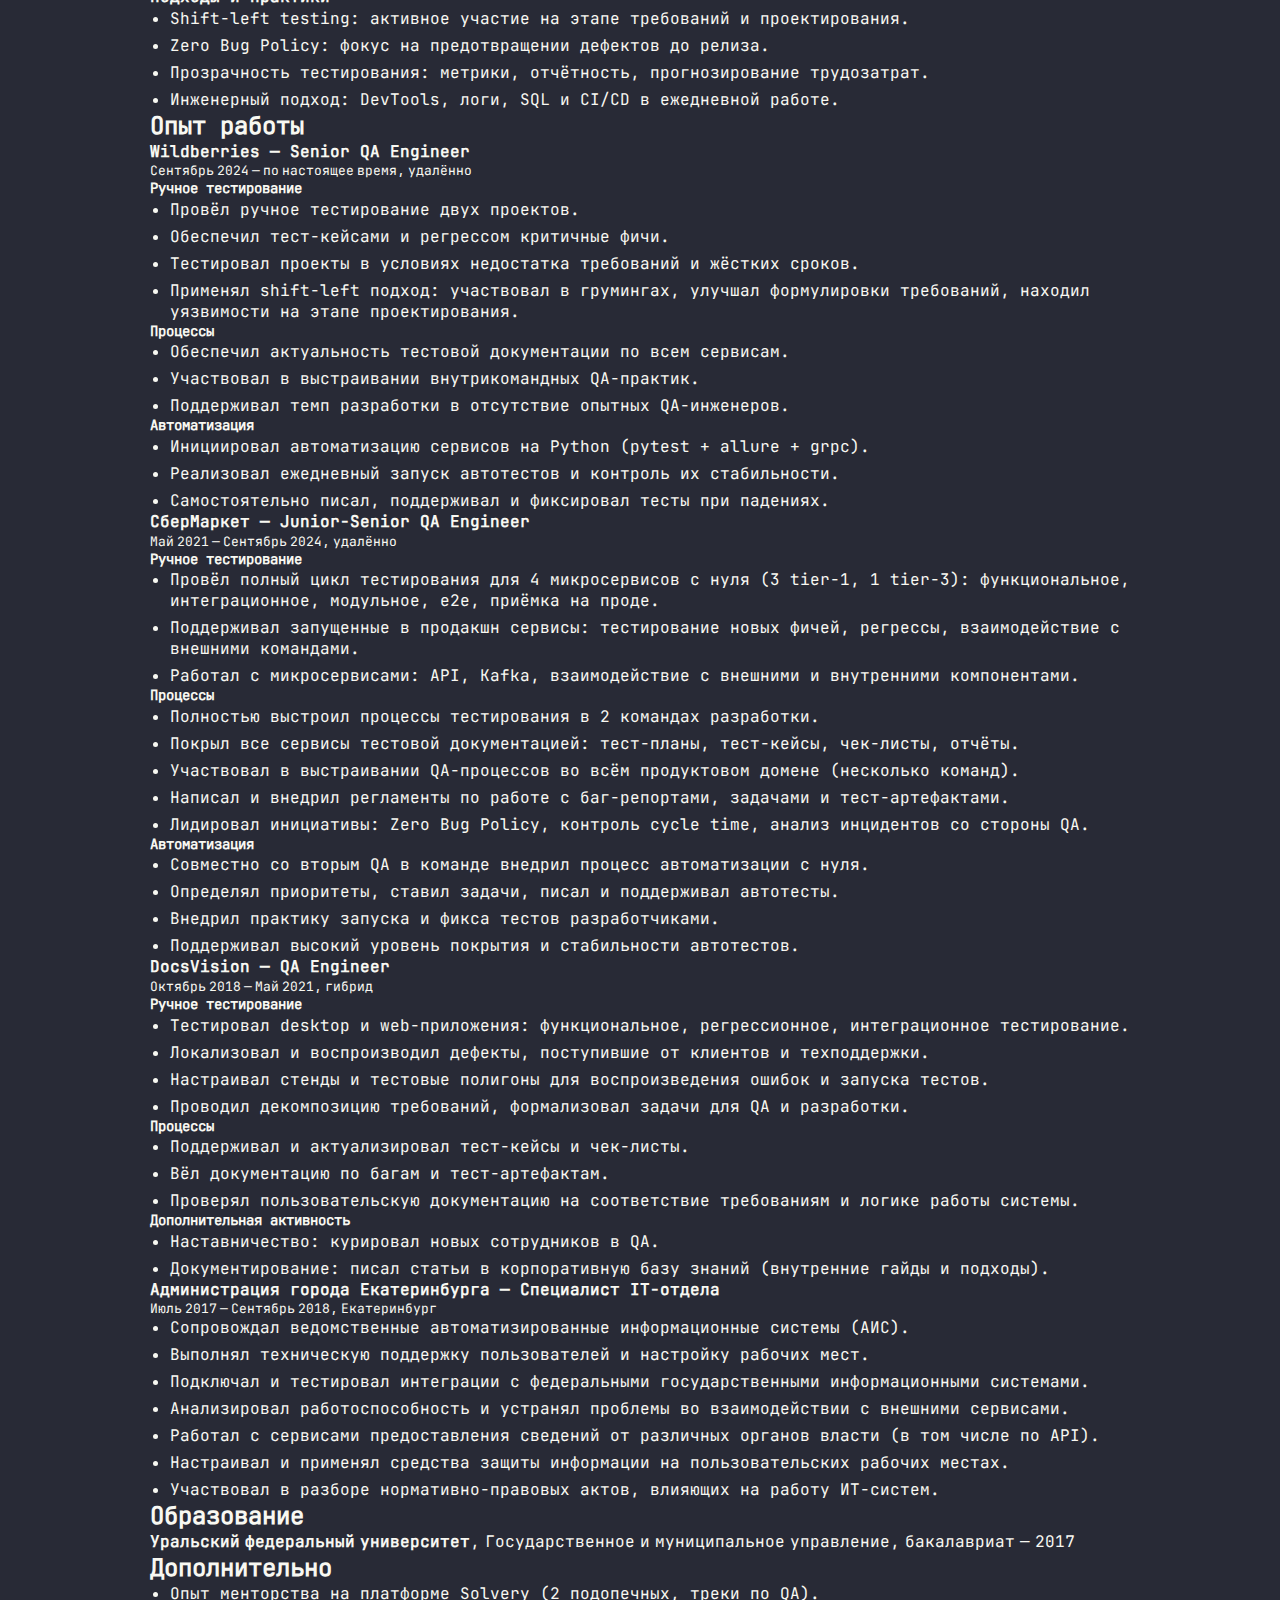
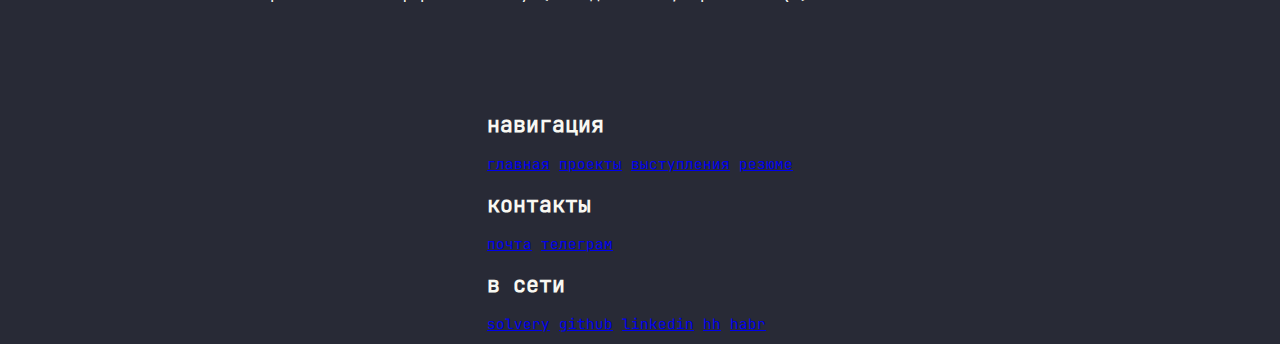
<file: pages/cv/index.html>
<!DOCTYPE html>
<html lang="ru">
  <head>
    <meta charset="UTF-8" />
    <meta http-equiv="X-UA-Compatible" content="IE=edge" />
    <meta name="viewport" content="width=device-width, initial-scale=1.0" />
    <meta name="theme-color" content="#ffffff" />
    <meta name="description" content="резюме юрия старикова" />

    <link rel="manifest" href="/src/manifest.webmanifest" />
    <link rel="preload" href="/public/styles/main.css?v=20260327-cv-fix-1" as="style" />
    <link rel="stylesheet" href="/public/styles/main.css?v=20260327-cv-fix-1" />
    <style>
      .p-cv {
        max-width: 980px;
      }

      .p-cv__sheet,
      .p-cv__sheet * {
        text-transform: none !important;
      }

      .p-cv__toolbar {
        display: flex;
        flex-wrap: wrap;
        align-items: center;
        justify-content: space-between;
        gap: var(--space-3);
      }

      .p-cv__sheet {
        border-radius: 14px;
      }

      .p-cv__header {
        padding-bottom: var(--space-4);
        border-bottom: 1px solid var(--color-border-subtle);
      }

      .p-cv__lead {
        color: var(--color-text-secondary);
        font-size: 16px;
      }

      .p-cv__meta,
      .p-cv__contacts a,
      .p-cv__section p,
      .p-cv__section ul,
      .p-cv__subheading {
        color: var(--color-text-secondary);
      }

      .p-cv__section {
        display: flex;
        flex-direction: column;
        gap: var(--space-3);
      }

      .p-cv__section + .p-cv__section {
        border-top: 1px solid var(--color-border-subtle);
        padding-top: var(--space-4);
      }

      .p-cv__section h3 {
        font-size: 16px;
        line-height: 1.35;
        margin-top: var(--space-2);
      }

      .p-cv__subheading {
        font-size: 14px;
        line-height: 1.4;
        margin-top: var(--space-2);
      }

      .p-cv__section ul {
        margin: 0;
        padding-left: 20px;
        display: flex;
        flex-direction: column;
        gap: 6px;
      }

      .p-cv__experience {
        border: 1px solid var(--color-border);
        border-radius: 10px;
        padding: var(--space-4);
      }

      .p-cv__date {
        color: var(--color-text-muted);
        font-size: 13px;
      }

      @media print {
        .c-header,
        .c-footer,
        .p-cv__toolbar {
          display: none !important;
        }

        .c-main {
          padding: 0 !important;
        }

        .p-cv .c-section {
          margin: 0;
        }

        .p-cv__sheet {
          border: 0;
          border-radius: 0;
          padding: 0;
          max-width: none;
        }
      }
    </style>
    <title>резюме | yuri starikov</title>
  </head>
  <body>
    <header class="c-header">
      <div class="c-header__inner l-container">
        <nav class="c-nav" aria-label="главная навигация">
          <a class="c-nav__link" href="/pages/project_cases/projects.html">проекты</a>
          <a class="c-nav__link" href="/pages/public_talks/public_talks.html">выступления</a>
          <a class="c-nav__link" href="/pages/cv/">резюме</a>
        </nav>
      </div>
    </header>

    <main class="c-main l-container p-cv">
      <section class="c-section l-stack l-stack--md">
        <div class="p-cv__toolbar">
          <a href="/" class="c-section-header__action">&lt; назад</a>
          <button class="c-button c-button--primary" type="button" onclick="window.print()">скачать pdf</button>
        </div>

        <article class="c-card p-cv__sheet l-stack l-stack--md">
          <header class="p-cv__header l-stack l-stack--sm">
            <h1>Юрий Стариков</h1>
            <p class="p-cv__lead">Senior QA Engineer // бэкенд, микросервисы, автоматизация тестирования</p>
            <p class="p-cv__meta">Локация: Москва</p>
            <div class="p-cv__contacts l-stack l-stack--sm">
              <a href="https://t.me/yuristarikov" target="_blank" rel="noopener">Telegram: @yuristarikov</a>
              <a href="mailto:yuristarikov95@gmail.com">Email: yuristarikov95@gmail.com</a>
              <a href="https://www.linkedin.com/in/yuristarikov/" target="_blank" rel="noopener">LinkedIn: yuristarikov</a>
            </div>
          </header>

          <section class="p-cv__section">
            <h2>Обо мне</h2>
            <p>
              Инженер по качеству с упором на автоматизацию, процессы и архитектуру тестирования. Опыт выстраивания QA с нуля в командах и продуктах: от документации и стратегии до автотестов и интеграции с CI/CD.
              Работаю с Golang, Python, Java, Kafka, Kubernetes, логами и БД — тестирование воспринимаю как инженерную дисциплину.
            </p>
            <p>Готов к ролям Fullstack QA, SDET и Junior QA Lead, где важны зрелый подход, инициативность и реальное влияние на качество продукта и командные практики.</p>
          </section>

          <section class="p-cv__section">
            <h2>Навыки и стек</h2>

            <h3>API и интеграционное тестирование</h3>
            <ul>
              <li>Тестирование REST и gRPC API (ручное и автоматизированное).</li>
              <li>Проработка контрактов, негативные и пограничные кейсы, валидация схем.</li>
              <li>Работа с Kafka (Protokaf, Kowl, Kadeck): просмотр топиков и партиций, чтение и запись сообщений.</li>
              <li>Инструменты: Postman, gRPCurl, gRPCui, BloomRPC, Insomnia, Swagger.</li>
              <li>Трафик-анализ и отладка: Charles, Proxyman, Fiddler.</li>
              <li>Логирование и трассировка: Grafana, Kibana.</li>
            </ul>

            <h3>Автоматизация тестирования</h3>
            <ul>
              <li>Golang (~1 год): API и интеграционные автотесты, testing, testify, fixtures, mocks.</li>
              <li>Python (~0.5 года): покрытие модулей автотестами, pytest, allure-pytest, параметризация и фикстуры.</li>
              <li>Java (~4 месяца): REST/gRPC автотесты, TestNG, REST Assured, JDBC.</li>
              <li>CI: Jenkins, GitLab CI; отчётность: Allure.</li>
              <li>Интеграция автотестов в пайплайны, запуски по MR, ежедневные прогоны, работа с flaky-тестами и артефактами.</li>
            </ul>

            <h3>Ручное тестирование и процессы</h3>
            <ul>
              <li>Web, desktop, iOS/Android: функциональное, регрессионное, системное тестирование.</li>
              <li>Оценка трудозатрат, подготовка тестовой документации (чек-листы, тест-кейсы, планы, отчёты).</li>
              <li>Поддержка тест-артефактов в актуальном состоянии, проведение ручных тест-ранов.</li>
              <li>TMS: TestRail, Qase.io, Microsoft Test Manager.</li>
            </ul>

            <h3>Инфраструктура и CI/CD</h3>
            <ul>
              <li>Git, GitLab: ветки, MR, ревью, конфликты, rebase, stash.</li>
              <li>TeamCity, Jenkins, Allure.</li>
              <li>Docker: запуск и отладка окружения.</li>
              <li>Kubernetes: namespace, pods, logs через kubectl.</li>
              <li>Базы данных: PostgreSQL, MSSQL (SQL-запросы, pgAdmin, DBeaver, SSMS).</li>
            </ul>

            <h3>Подходы и практики</h3>
            <ul>
              <li>Shift-left testing: активное участие на этапе требований и проектирования.</li>
              <li>Zero Bug Policy: фокус на предотвращении дефектов до релиза.</li>
              <li>Прозрачность тестирования: метрики, отчётность, прогнозирование трудозатрат.</li>
              <li>Инженерный подход: DevTools, логи, SQL и CI/CD в ежедневной работе.</li>
            </ul>
          </section>

          <section class="p-cv__section">
            <h2>Опыт работы</h2>

            <article class="p-cv__experience l-stack l-stack--sm">
              <h3>Wildberries — Senior QA Engineer</h3>
              <p class="p-cv__date">Сентябрь 2024 — по настоящее время, удалённо</p>

              <h4 class="p-cv__subheading">Ручное тестирование</h4>
              <ul>
                <li>Провёл ручное тестирование двух проектов.</li>
                <li>Обеспечил тест-кейсами и регрессом критичные фичи.</li>
                <li>Тестировал проекты в условиях недостатка требований и жёстких сроков.</li>
                <li>Применял shift-left подход: участвовал в грумингах, улучшал формулировки требований, находил уязвимости на этапе проектирования.</li>
              </ul>

              <h4 class="p-cv__subheading">Процессы</h4>
              <ul>
                <li>Обеспечил актуальность тестовой документации по всем сервисам.</li>
                <li>Участвовал в выстраивании внутрикомандных QA-практик.</li>
                <li>Поддерживал темп разработки в отсутствие опытных QA-инженеров.</li>
              </ul>

              <h4 class="p-cv__subheading">Автоматизация</h4>
              <ul>
                <li>Инициировал автоматизацию сервисов на Python (pytest + allure + grpc).</li>
                <li>Реализовал ежедневный запуск автотестов и контроль их стабильности.</li>
                <li>Самостоятельно писал, поддерживал и фиксировал тесты при падениях.</li>
              </ul>
            </article>

            <article class="p-cv__experience l-stack l-stack--sm">
              <h3>СберМаркет — Junior-Senior QA Engineer</h3>
              <p class="p-cv__date">Май 2021 — Сентябрь 2024, удалённо</p>

              <h4 class="p-cv__subheading">Ручное тестирование</h4>
              <ul>
                <li>Провёл полный цикл тестирования для 4 микросервисов с нуля (3 tier-1, 1 tier-3): функциональное, интеграционное, модульное, e2e, приёмка на проде.</li>
                <li>Поддерживал запущенные в продакшн сервисы: тестирование новых фичей, регрессы, взаимодействие с внешними командами.</li>
                <li>Работал с микросервисами: API, Kafka, взаимодействие с внешними и внутренними компонентами.</li>
              </ul>

              <h4 class="p-cv__subheading">Процессы</h4>
              <ul>
                <li>Полностью выстроил процессы тестирования в 2 командах разработки.</li>
                <li>Покрыл все сервисы тестовой документацией: тест-планы, тест-кейсы, чек-листы, отчёты.</li>
                <li>Участвовал в выстраивании QA-процессов во всём продуктовом домене (несколько команд).</li>
                <li>Написал и внедрил регламенты по работе с баг-репортами, задачами и тест-артефактами.</li>
                <li>Лидировал инициативы: Zero Bug Policy, контроль cycle time, анализ инцидентов со стороны QA.</li>
              </ul>

              <h4 class="p-cv__subheading">Автоматизация</h4>
              <ul>
                <li>Совместно со вторым QA в команде внедрил процесс автоматизации с нуля.</li>
                <li>Определял приоритеты, ставил задачи, писал и поддерживал автотесты.</li>
                <li>Внедрил практику запуска и фикса тестов разработчиками.</li>
                <li>Поддерживал высокий уровень покрытия и стабильности автотестов.</li>
              </ul>
            </article>

            <article class="p-cv__experience l-stack l-stack--sm">
              <h3>DocsVision — QA Engineer</h3>
              <p class="p-cv__date">Октябрь 2018 — Май 2021, гибрид</p>

              <h4 class="p-cv__subheading">Ручное тестирование</h4>
              <ul>
                <li>Тестировал desktop и web-приложения: функциональное, регрессионное, интеграционное тестирование.</li>
                <li>Локализовал и воспроизводил дефекты, поступившие от клиентов и техподдержки.</li>
                <li>Настраивал стенды и тестовые полигоны для воспроизведения ошибок и запуска тестов.</li>
                <li>Проводил декомпозицию требований, формализовал задачи для QA и разработки.</li>
              </ul>

              <h4 class="p-cv__subheading">Процессы</h4>
              <ul>
                <li>Поддерживал и актуализировал тест-кейсы и чек-листы.</li>
                <li>Вёл документацию по багам и тест-артефактам.</li>
                <li>Проверял пользовательскую документацию на соответствие требованиям и логике работы системы.</li>
              </ul>

              <h4 class="p-cv__subheading">Дополнительная активность</h4>
              <ul>
                <li>Наставничество: курировал новых сотрудников в QA.</li>
                <li>Документирование: писал статьи в корпоративную базу знаний (внутренние гайды и подходы).</li>
              </ul>
            </article>

            <article class="p-cv__experience l-stack l-stack--sm">
              <h3>Администрация города Екатеринбурга — Специалист IT-отдела</h3>
              <p class="p-cv__date">Июль 2017 — Сентябрь 2018, Екатеринбург</p>
              <ul>
                <li>Сопровождал ведомственные автоматизированные информационные системы (АИС).</li>
                <li>Выполнял техническую поддержку пользователей и настройку рабочих мест.</li>
                <li>Подключал и тестировал интеграции с федеральными государственными информационными системами.</li>
                <li>Анализировал работоспособность и устранял проблемы во взаимодействии с внешними сервисами.</li>
                <li>Работал с сервисами предоставления сведений от различных органов власти (в том числе по API).</li>
                <li>Настраивал и применял средства защиты информации на пользовательских рабочих местах.</li>
                <li>Участвовал в разборе нормативно-правовых актов, влияющих на работу ИТ-систем.</li>
              </ul>
            </article>
          </section>

          <section class="p-cv__section">
            <h2>Образование</h2>
            <p><strong>Уральский федеральный университет</strong>, Государственное и муниципальное управление, бакалавриат — 2017</p>
          </section>

          <section class="p-cv__section">
            <h2>Дополнительно</h2>
            <ul>
              <li>Опыт менторства на платформе Solvery (2 подопечных, треки по QA).</li>
            </ul>
          </section>
        </article>
      </section>
    </main>

    <footer class="c-footer">
      <div class="c-footer__inner l-container">
        <div class="c-footer__grid">
          <section class="c-footer__col">
            <h2 class="c-footer__title">навигация</h2>
            <a class="c-footer__link" href="/">главная</a>
            <a class="c-footer__link" href="/pages/project_cases/projects.html">проекты</a>
            <a class="c-footer__link" href="/pages/public_talks/public_talks.html">выступления</a>
            <a class="c-footer__link" href="/pages/cv/">резюме</a>
          </section>
          <section class="c-footer__col">
            <h2 class="c-footer__title">контакты</h2>
            <a class="c-footer__link" href="mailto:yuristarikov95@gmail.com">почта</a>
            <a class="c-footer__link" href="https://t.me/yuristarikov" target="_blank" rel="noopener">телеграм</a>
          </section>
          <section class="c-footer__col">
            <h2 class="c-footer__title">в сети</h2>
            <a class="c-footer__link" href="https://solvery.io/ru/mentor/yuristarikov" target="_blank" rel="noopener">solvery</a>
            <a class="c-footer__link" href="https://github.com/yuristarikov" target="_blank" rel="noopener">github</a>
            <a class="c-footer__link" href="https://www.linkedin.com/in/yuristarikov/" target="_blank" rel="noopener">linkedin</a>
            <a class="c-footer__link" href="https://hh.ru/resume/756e5e0fff05bcca490039ed1f626842494479" target="_blank" rel="noopener">hh</a>
            <a class="c-footer__link" href="https://career.habr.com/yuristarikov" target="_blank" rel="noopener">habr</a>
          </section>
        </div>
      </div>
    </footer>
  </body>
</html>
</file>
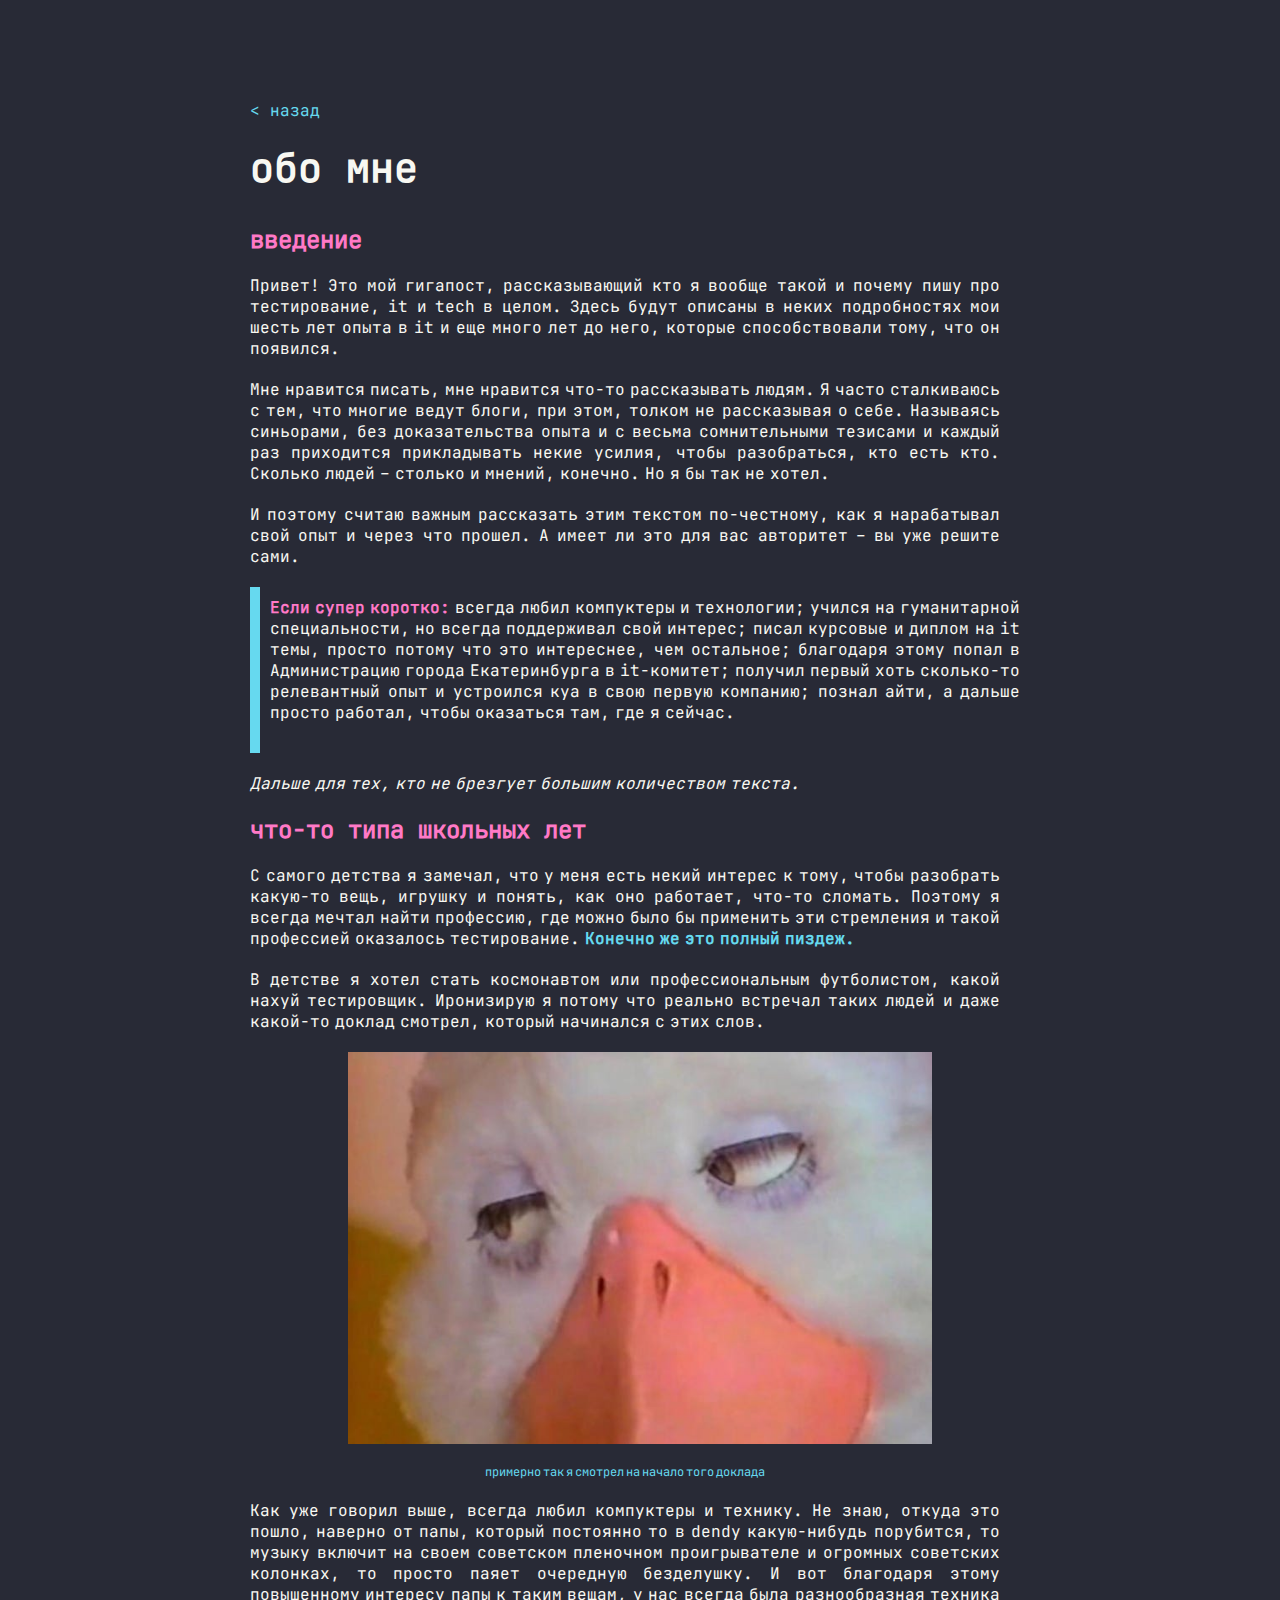
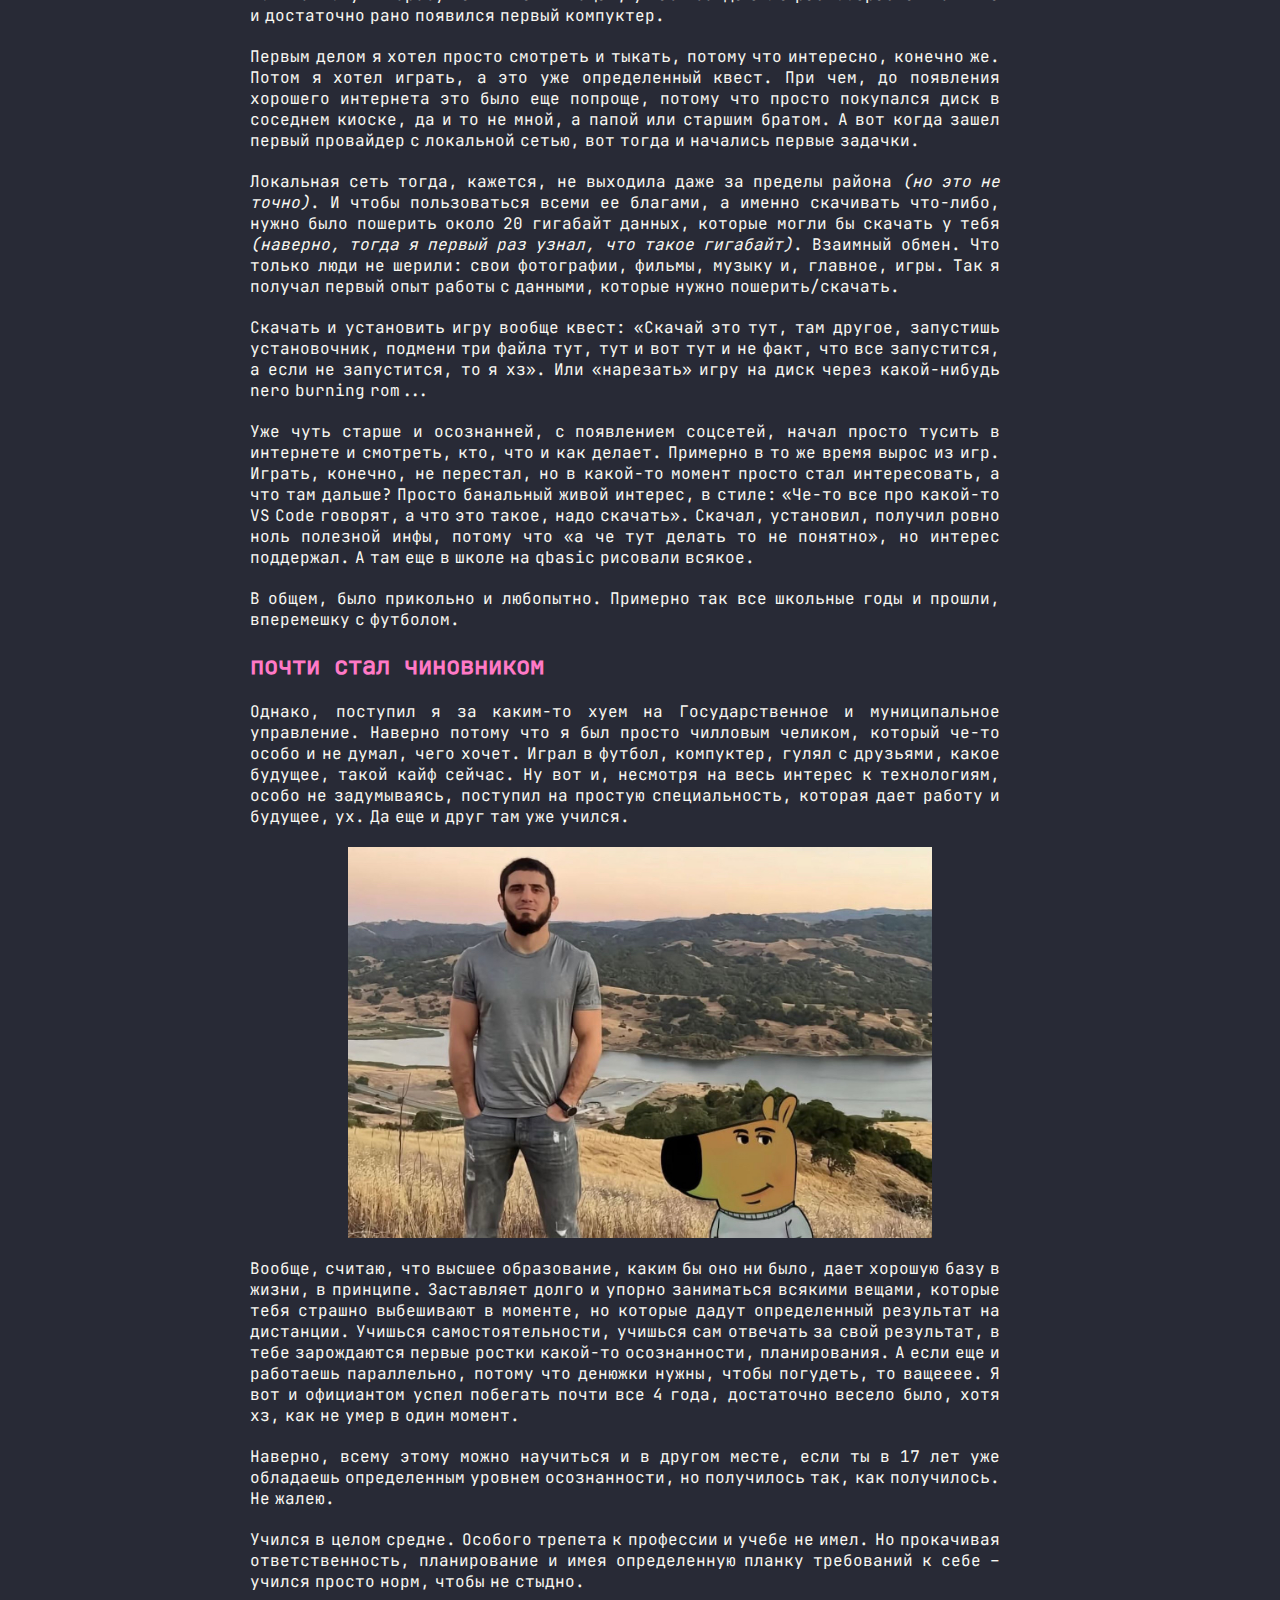
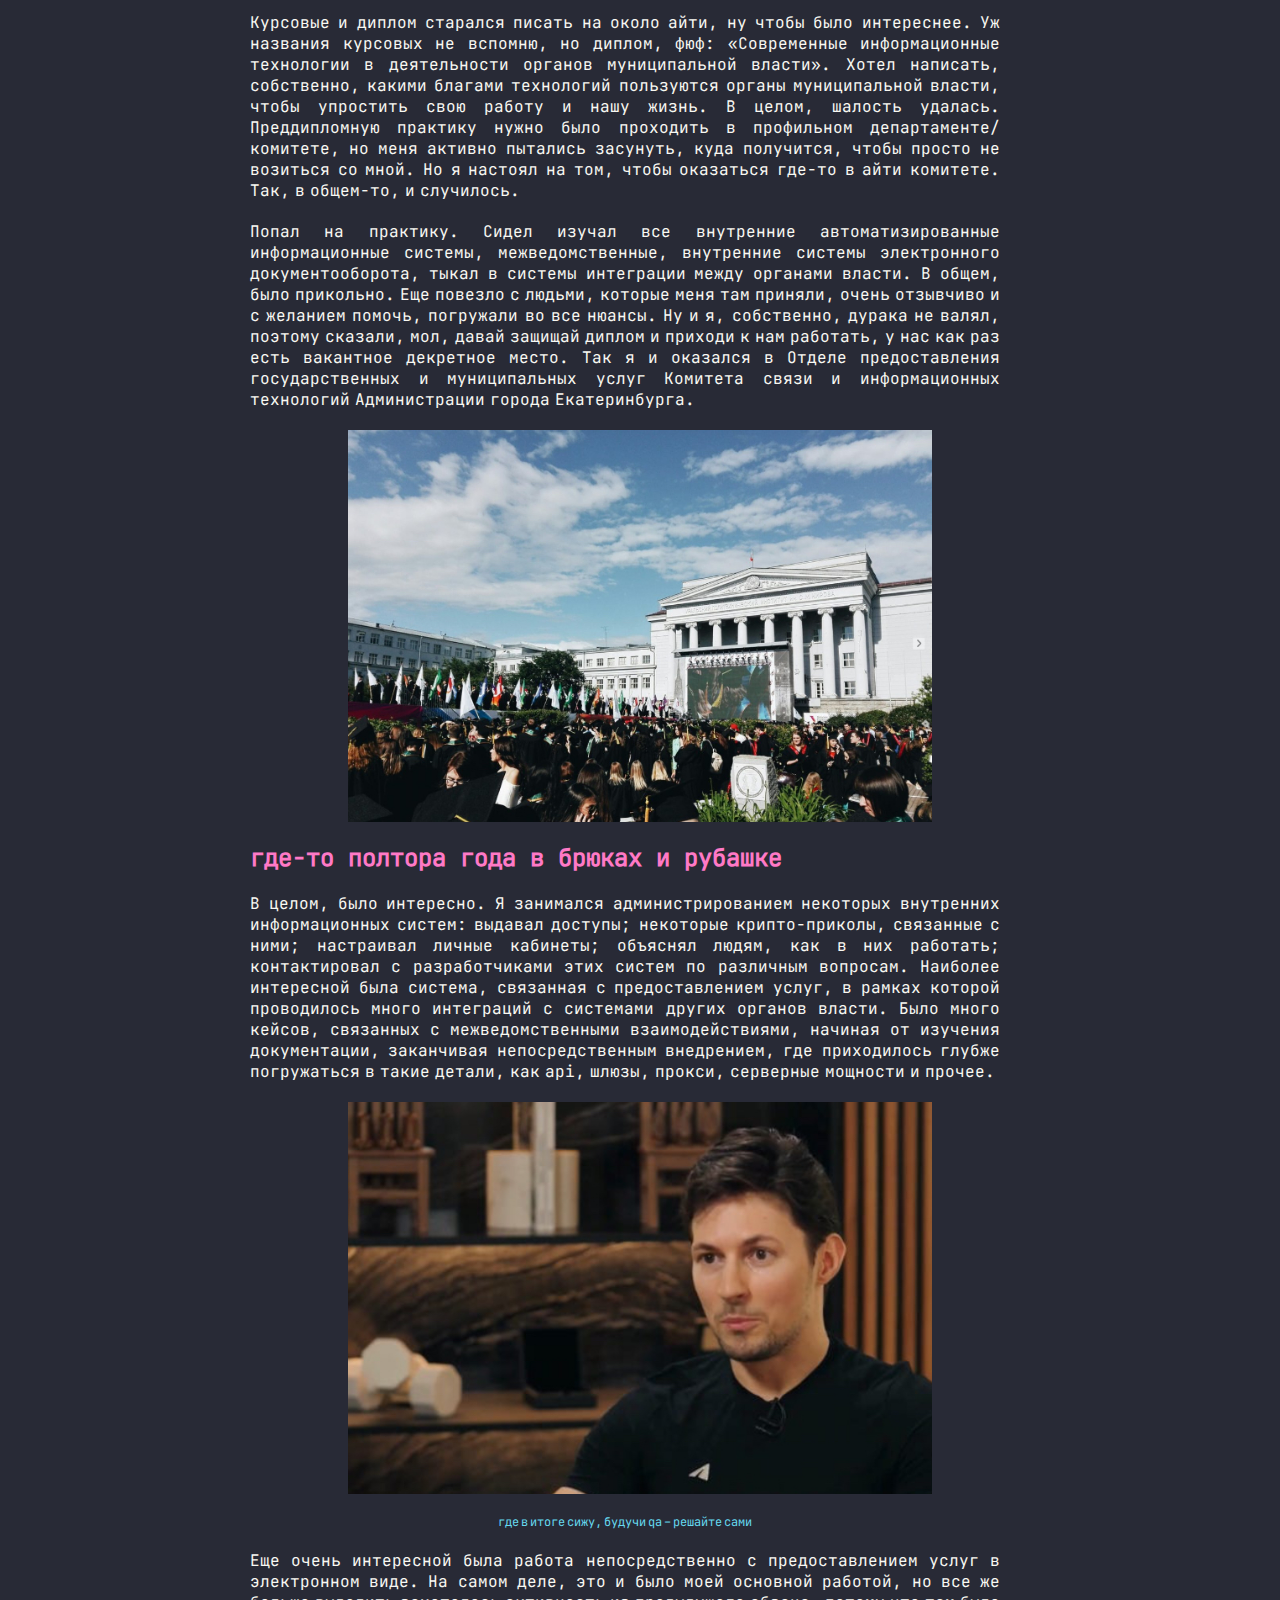
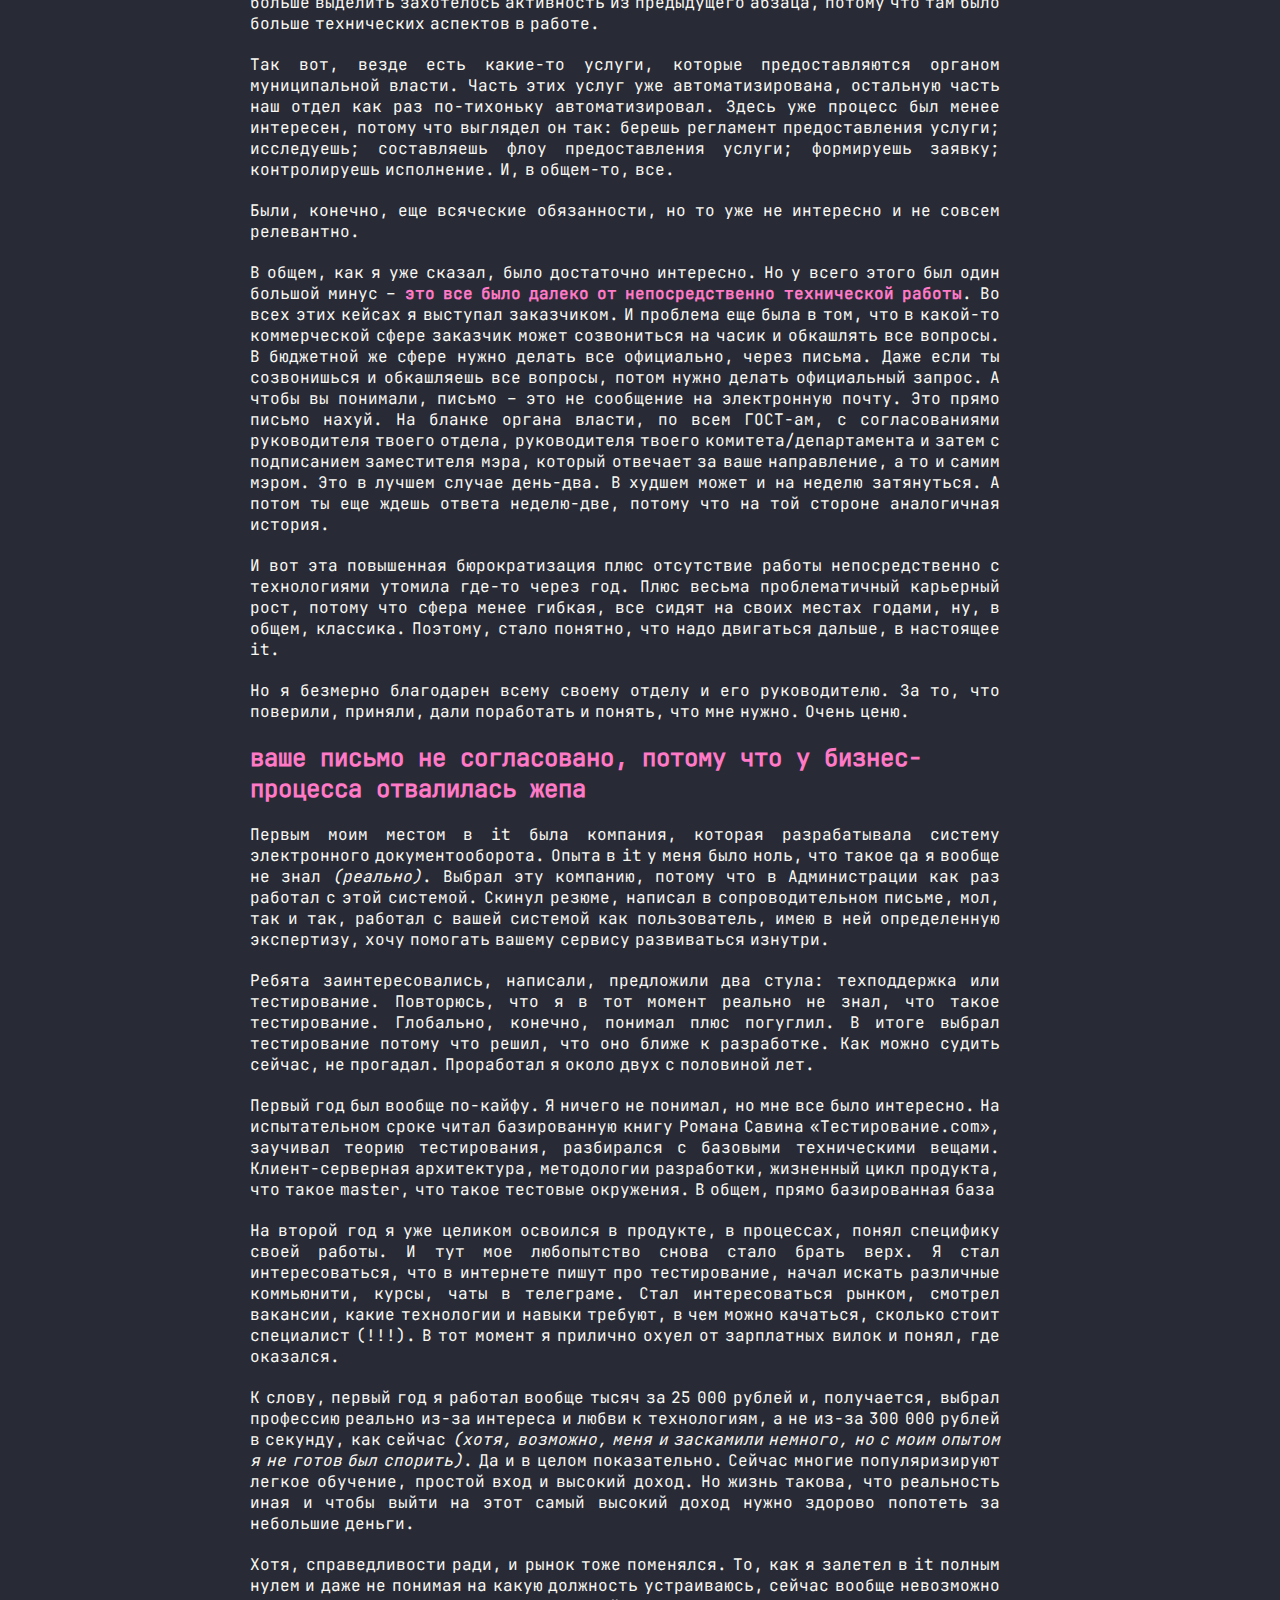
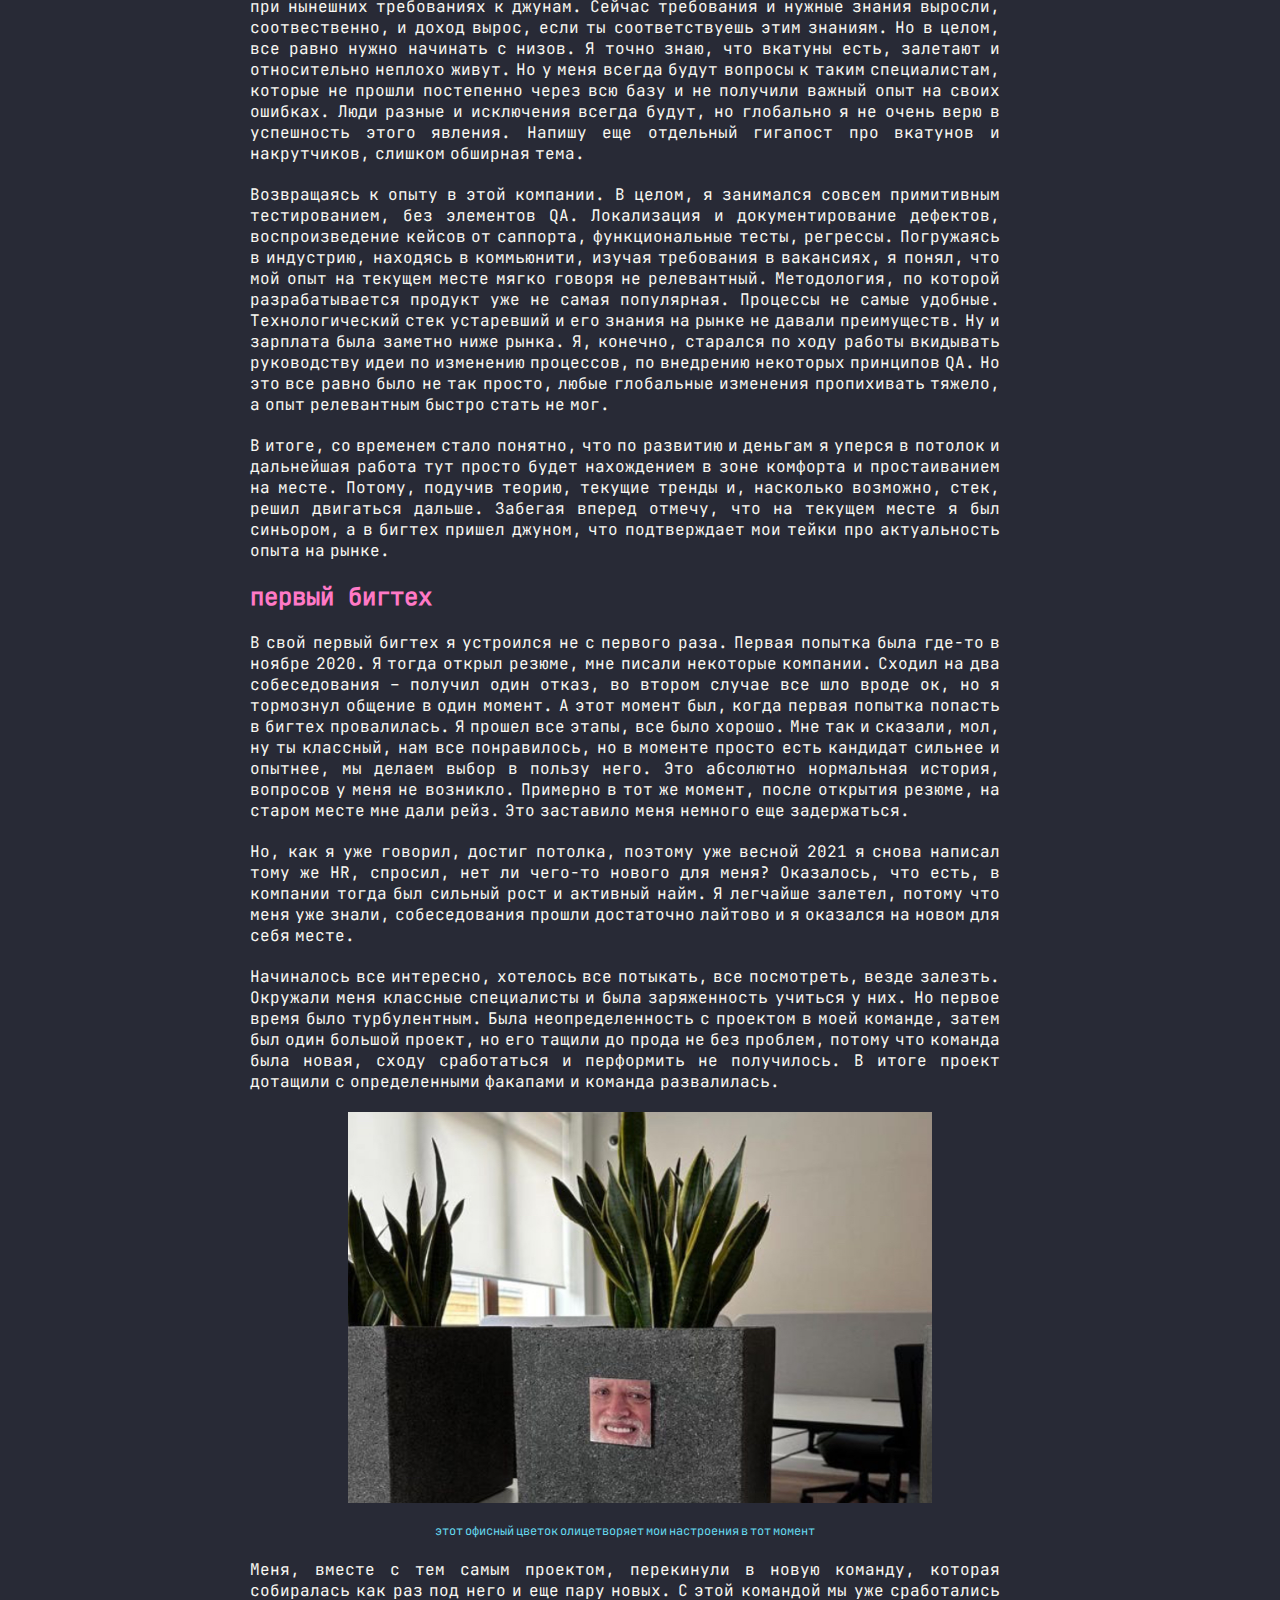
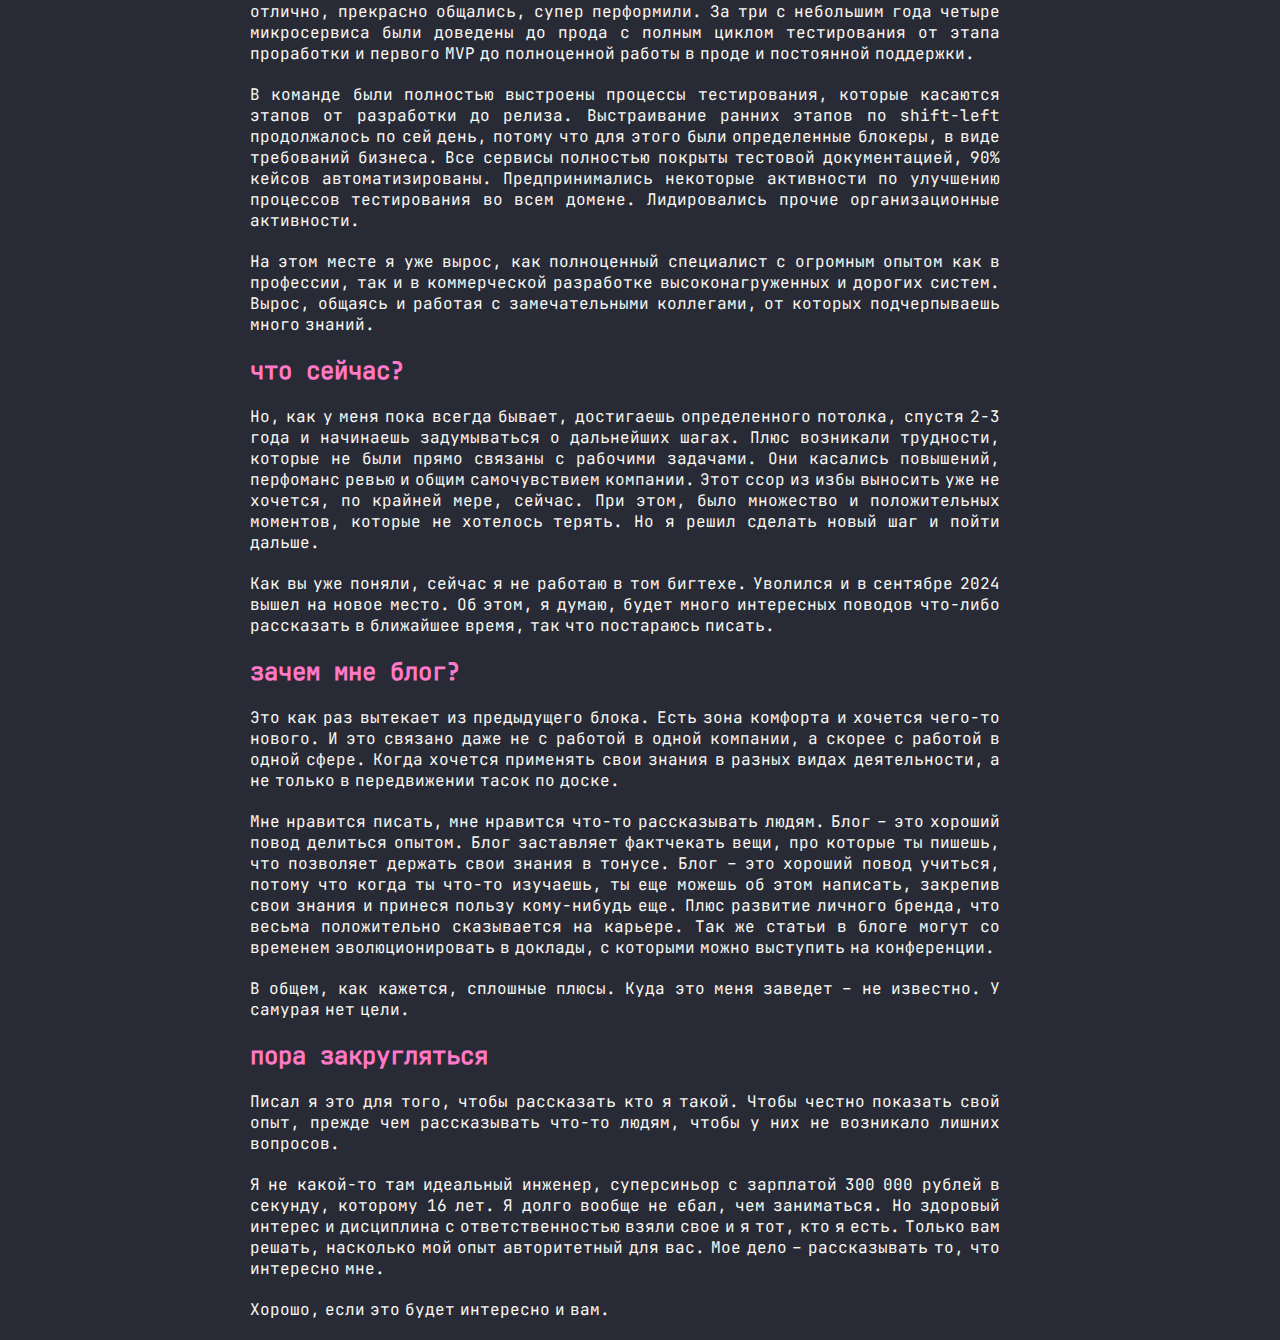
<file: blog/posts/about_me.html>
<!DOCTYPE html>
<html lang="en">
  <head>
    <meta charset="UTF-8" />
    <meta http-equiv="X-UA-Compatible" content="IE=edge" />
    <meta name="viewport" content="width=device-width, initial-scale=1.0" />
    <meta name="theme-color" content="#FF79C6" />
    <meta name="description" content="qa engineer" />

    <link rel="manifest" href="./src/manifest.webmanifest" />
    <link rel="preload" href="../../public/styles/post.css" as="style" />
    <link rel="stylesheet" href="../../public/styles/post.css" />
    <title>yuri starikov</title>
  </head>
<body>
    <div class="content" style="text-align: left;">
        <a href="../../pages/blog/blog.html" class="link">&lt; назад</a>
        <h1>обо мне</h1>
        <!-- <img src="cover.jpg" alt="Обложка" class="cover-image"> -->
        <h2 class="subtitle">введение</h2>
        <p>Привет! Это мой гигапост, рассказывающий кто я вообще такой и почему пишу про тестирование, it и tech в целом. Здесь будут описаны в неких подробностях мои шесть лет опыта в it и еще много лет до него, которые способствовали тому, что он появился.</p>
        <p>Мне нравится писать, мне нравится что-то рассказывать людям. Я часто сталкиваюсь с тем, что многие ведут блоги, при этом, толком не рассказывая о себе. Называясь синьорами, без доказательства опыта и с весьма сомнительными тезисами и каждый раз приходится прикладывать некие усилия, чтобы разобраться, кто есть кто. Сколько людей – столько и мнений, конечно. Но я бы так не хотел.</p>
        <p>И поэтому считаю важным рассказать этим текстом по-честному, как я нарабатывал свой опыт и через что прошел. А имеет ли это для вас авторитет – вы уже решите сами.</p>
        <div class="highlight">
            <p><strong style="color: #FF79C6;">Если супер коротко:</strong> всегда любил компуктеры и технологии; учился на гуманитарной специальности, но всегда поддерживал свой интерес; писал курсовые и диплом на it темы, просто потому что это интереснее, чем остальное; благодаря этому попал в Администрацию города Екатеринбурга в it-комитет; получил первый хоть сколько-то релевантный опыт и устроился куа в свою первую компанию; познал айти, а дальше просто работал, чтобы оказаться там, где я сейчас.</p>
        </div>
        <p><em>Дальше для тех, кто не брезгует большим количеством текста.</em></p>
        <h2 class="subtitle">что-то типа школьных лет</h2>
        <p>С самого детства я замечал, что у меня есть некий интерес к тому, чтобы разобрать какую-то вещь, игрушку и понять, как оно работает, что-то сломать. Поэтому я всегда мечтал найти профессию, где можно было бы применить эти стремления и такой профессией оказалось тестирование. <strong style="color: #66D9EF;">Конечно же это полный пиздеж.</strong></p>
        <p>В детстве я хотел стать космонавтом или профессиональным футболистом, какой нахуй тестировщик. Иронизирую я потому что реально встречал таких людей и даже какой-то доклад смотрел, который начинался с этих слов.</p>
        <img src="../../public/styles/images/duck.jpg" alt="примерно так я смотрел на начало того доклада." class="my-image-class" />
        <p class="image-caption">примерно так я смотрел на начало того доклада</p>
        <p>Как уже говорил выше, всегда любил компуктеры и технику. Не знаю, откуда это пошло, наверно от папы, который постоянно то в dendy какую-нибудь порубится, то музыку включит на своем советском пленочном проигрывателе и огромных советских колонках, то просто паяет очередную безделушку. И вот благодаря этому повышенному интересу папы к таким вещам, у нас всегда была разнообразная техника и достаточно рано появился первый компуктер.</p>
        <p>Первым делом я хотел просто смотреть и тыкать, потому что интересно, конечно же. Потом я хотел играть, а это уже определенный квест. При чем, до появления хорошего интернета это было еще попроще, потому что просто покупался диск в соседнем киоске, да и то не мной, а папой или старшим братом. А вот когда зашел первый провайдер с локальной сетью, вот тогда и начались первые задачки.</p>
        <p>Локальная сеть тогда, кажется, не выходила даже за пределы района <em>(но это не точно)</em>. И чтобы пользоваться всеми ее благами, а именно скачивать что-либо, нужно было пошерить около 20 гигабайт данных, которые могли бы скачать у тебя <em>(наверно, тогда я первый раз узнал, что такое гигабайт)</em>. Взаимный обмен. Что только люди не шерили: свои фотографии, фильмы, музыку и, главное, игры. Так я получал первый опыт работы с данными, которые нужно пошерить/скачать.</p>
        <p>Скачать и установить игру вообще квест: «Скачай это тут, там другое, запустишь установочник, подмени три файла тут, тут и вот тут и не факт, что все запустится, а если не запустится, то я хз». Или «нарезать» игру на диск через какой-нибудь nero burning rom...</p>
        <p>Уже чуть старше и осознанней, с появлением соцсетей, начал просто тусить в интернете и смотреть, кто, что и как делает. Примерно в то же время вырос из игр. Играть, конечно, не перестал, но в какой-то момент просто стал интересовать, а что там дальше? Просто банальный живой интерес, в стиле: «Че-то все про какой-то VS Code говорят, а что это такое, надо скачать». Скачал, установил, получил ровно ноль полезной инфы, потому что «а че тут делать то не понятно», но интерес поддержал. А там еще в школе на qbasic рисовали всякое.</p>
        <p>В общем, было прикольно и любопытно. Примерно так все школьные годы и прошли, вперемешку с футболом.</p>
        <h2 class="subtitle">почти стал чиновником</h2>
        <p>Однако, поступил я за каким-то хуем на Государственное и муниципальное управление. Наверно потому что я был просто чилловым челиком, который че-то особо и не думал, чего хочет. Играл в футбол, компуктер, гулял с друзьями, какое будущее, такой кайф сейчас. Ну вот и, несмотря на весь интерес к технологиям, особо не задумываясь, поступил на простую специальность, которая дает работу и будущее, ух. Да еще и друг там уже учился.</p>
        <img src="../../public/styles/images/makhachev.jpg" alt="" class="my-image-class" />
        <p>Вообще, считаю, что высшее образование, каким бы оно ни было, дает хорошую базу в жизни, в принципе. Заставляет долго и упорно заниматься всякими вещами, которые тебя страшно выбешивают в моменте, но которые дадут определенный результат на дистанции. Учишься самостоятельности, учишься сам отвечать за свой результат, в тебе зарождаются первые ростки какой-то осознанности, планирования. А если еще и работаешь параллельно, потому что денюжки нужны, чтобы погудеть, то ващееее. Я вот и официантом успел побегать почти все 4 года, достаточно весело было, хотя хз, как не умер в один момент.</p>
        <p>Наверно, всему этому можно научиться и в другом месте, если ты в 17 лет уже обладаешь определенным уровнем осознанности, но получилось так, как получилось. Не жалею.</p>
        <p>Учился в целом средне. Особого трепета к профессии и учебе не имел. Но прокачивая ответственность, планирование и имея определенную планку требований к себе – учился просто норм, чтобы не стыдно.</p>
        <p>Курсовые и диплом старался писать на около айти, ну чтобы было интереснее. Уж названия курсовых не вспомню, но диплом, фюф: «Современные информационные технологии в деятельности органов муниципальной власти». Хотел написать, собственно, какими благами технологий пользуются органы муниципальной власти, чтобы упростить свою работу и нашу жизнь. В целом, шалость удалась. Преддипломную практику нужно было проходить в профильном департаменте/комитете, но меня активно пытались засунуть, куда получится, чтобы просто не возиться со мной. Но я настоял на том, чтобы оказаться где-то в айти комитете. Так, в общем-то, и случилось.</p>
        <p>Попал на практику. Сидел изучал все внутренние автоматизированные информационные системы, межведомственные, внутренние системы электронного документооборота, тыкал в системы интеграции между органами власти. В общем, было прикольно. Еще повезло с людьми, которые меня там приняли, очень отзывчиво и с желанием помочь, погружали во все нюансы. Ну и я, собственно, дурака не валял, поэтому сказали, мол, давай защищай диплом и приходи к нам работать, у нас как раз есть вакантное декретное место. Так я и оказался в Отделе предоставления государственных и муниципальных услуг Комитета связи и информационных технологий Администрации города Екатеринбурга.</p>
        <img src="../../public/styles/images/ugtu.jpg" alt="" class="my-image-class" />
        <h2 class="subtitle">где-то полтора года в брюках и рубашке</h2>
        <p>В целом, было интересно. Я занимался администрированием некоторых внутренних информационных систем: выдавал доступы; некоторые крипто-приколы, связанные с ними; настраивал личные кабинеты; объяснял людям, как в них работать; контактировал с разработчиками этих систем по различным вопросам. Наиболее интересной была система, связанная с предоставлением услуг, в рамках которой проводилось много интеграций с системами других органов власти. Было много кейсов, связанных с межведомственными взаимодействиями, начиная от изучения документации, заканчивая непосредственным внедрением, где приходилось глубже погружаться в такие детали, как api, шлюзы, прокси, серверные мощности и прочее.</p>
        <img src="../../public/styles/images/durov.jpg" alt="" class="my-image-class" />
        <p class="image-caption">где в итоге сижу, будучи qa – решайте сами</p>
        <p>Еще очень интересной была работа непосредственно с предоставлением услуг в электронном виде. На самом деле, это и было моей основной работой, но все же больше выделить захотелось активность из предыдущего абзаца, потому что там было больше технических аспектов в работе.</p>
        <p>Так вот, везде есть какие-то услуги, которые предоставляются органом муниципальной власти. Часть этих услуг уже автоматизирована, остальную часть наш отдел как раз по-тихоньку автоматизировал. Здесь уже процесс был менее интересен, потому что выглядел он так: берешь регламент предоставления услуги; исследуешь; составляешь флоу предоставления услуги; формируешь заявку; контролируешь исполнение. И, в общем-то, все.</p>
        <p>Были, конечно, еще всяческие обязанности, но то уже не интересно и не совсем релевантно.</p>
        <p>В общем, как я уже сказал, было достаточно интересно. Но у всего этого был один большой минус – <strong style="color: #FF79C6;">это все было далеко от непосредственно технической работы</strong>. Во всех этих кейсах я выступал заказчиком. И проблема еще была в том, что в какой-то коммерческой сфере заказчик может созвониться на часик и обкашлять все вопросы. В бюджетной же сфере нужно делать все официально, через письма. Даже если ты созвонишься и обкашляешь все вопросы, потом нужно делать официальный запрос. А чтобы вы понимали, письмо – это не сообщение на электронную почту. Это прямо письмо нахуй. На бланке органа власти, по всем ГОСТ-ам, с согласованиями руководителя твоего отдела, руководителя твоего комитета/департамента и затем с подписанием заместителя мэра, который отвечает за ваше направление, а то и самим мэром. Это в лучшем случае день-два. В худшем может и на неделю затянуться. А потом ты еще ждешь ответа неделю-две, потому что на той стороне аналогичная история.</p>
        <p>И вот эта повышенная бюрократизация плюс отсутствие работы непосредственно с технологиями утомила где-то через год. Плюс весьма проблематичный карьерный рост, потому что сфера менее гибкая, все сидят на своих местах годами, ну, в общем, классика. Поэтому, стало понятно, что надо двигаться дальше, в настоящее it.</p>
        <p>Но я безмерно благодарен всему своему отделу и его руководителю. За то, что поверили, приняли, дали поработать и понять, что мне нужно. Очень ценю.</p>
        <h2 class="subtitle">ваше письмо не согласовано, потому что у бизнес-процесса отвалилась жепа</h2>
        <p>Первым моим местом в it была компания, которая разрабатывала систему электронного документооборота. Опыта в it у меня было ноль, что такое qa я вообще не знал <em>(реально)</em>. Выбрал эту компанию, потому что в Администрации как раз работал с этой системой. Скинул резюме, написал в сопроводительном письме, мол, так и так, работал с вашей системой как пользователь, имею в ней определенную экспертизу, хочу помогать вашему сервису развиваться изнутри.</p>
        <p>Ребята заинтересовались, написали, предложили два стула: техподдержка или тестирование. Повторюсь, что я в тот момент реально не знал, что такое тестирование. Глобально, конечно, понимал плюс погуглил. В итоге выбрал тестирование потому что решил, что оно ближе к разработке. Как можно судить сейчас, не прогадал. Проработал я около двух с половиной лет.</p>
        <p>Первый год был вообще по-кайфу. Я ничего не понимал, но мне все было интересно. На испытательном сроке читал базированную книгу Романа Савина «Тестирование.com», заучивал теорию тестирования, разбирался с базовыми техническими вещами. Клиент-серверная архитектура, методологии разработки, жизненный цикл продукта, что такое master, что такое тестовые окружения. В общем, прямо базированная база</p>
        <p>На второй год я уже целиком освоился в продукте, в процессах, понял специфику своей работы. И тут мое любопытство снова стало брать верх. Я стал интересоваться, что в интернете пишут про тестирование, начал искать различные коммьюнити, курсы, чаты в телеграме. Стал интересоваться рынком, смотрел вакансии, какие технологии и навыки требуют, в чем можно качаться, сколько стоит специалист (!!!). В тот момент я прилично охуел от зарплатных вилок и понял, где оказался.</p>
        <p>К слову, первый год я работал вообще тысяч за 25 000 рублей и, получается, выбрал профессию реально из-за интереса и любви к технологиям, а не из-за 300 000 рублей в секунду, как сейчас <em>(хотя, возможно, меня и заскамили немного, но с моим опытом я не готов был спорить)</em>. Да и в целом показательно. Сейчас многие популяризируют легкое обучение, простой вход и высокий доход. Но жизнь такова, что реальность иная и чтобы выйти на этот самый высокий доход нужно здорово попотеть за небольшие деньги.</p>
        <p>Хотя, справедливости ради, и рынок тоже поменялся. То, как я залетел в it полным нулем и даже не понимая на какую должность устраиваюсь, сейчас вообще невозможно при нынешних требованиях к джунам. Сейчас требования и нужные знания выросли, соотвественно, и доход вырос, если ты соответствуешь этим знаниям. Но в целом, все равно нужно начинать с низов. Я точно знаю, что вкатуны есть, залетают и относительно неплохо живут. Но у меня всегда будут вопросы к таким специалистам, которые не прошли постепенно через всю базу и не получили важный опыт на своих ошибках. Люди разные и исключения всегда будут, но глобально я не очень верю в успешность этого явления. Напишу еще отдельный гигапост про вкатунов и накрутчиков, слишком обширная тема.</p>
        <p>Возвращаясь к опыту в этой компании. В целом, я занимался совсем примитивным тестированием, без элементов QA. Локализация и документирование дефектов, воспроизведение кейсов от саппорта, функциональные тесты, регрессы. Погружаясь в индустрию, находясь в коммьюнити, изучая требования в вакансиях, я понял, что мой опыт на текущем месте мягко говоря не релевантный. Методология, по которой разрабатывается продукт уже не самая популярная. Процессы не самые удобные. Технологический стек устаревший и его знания на рынке не давали преимуществ. Ну и зарплата была заметно ниже рынка. Я, конечно, старался по ходу работы вкидывать руководству идеи по изменению процессов, по внедрению некоторых принципов QA. Но это все равно было не так просто, любые глобальные изменения пропихивать тяжело, а опыт релевантным быстро стать не мог.</p>
        <p>В итоге, со временем стало понятно, что по развитию и деньгам я уперся в потолок и дальнейшая работа тут просто будет нахождением в зоне комфорта и простаиванием на месте. Потому, подучив теорию, текущие тренды и, насколько возможно, стек, решил двигаться дальше. Забегая вперед отмечу, что на текущем месте я был синьором, а в бигтех пришел джуном, что подтверждает мои тейки про актуальность опыта на рынке.</p>
        <h2 class="subtitle">первый бигтех</h2>
        <p>В свой первый бигтех я устроился не с первого раза. Первая попытка была где-то в ноябре 2020. Я тогда открыл резюме, мне писали некоторые компании. Сходил на два собеседования – получил один отказ, во втором случае все шло вроде ок, но я тормознул общение в один момент. А этот момент был, когда первая попытка попасть в бигтех провалилась. Я прошел все этапы, все было хорошо. Мне так и сказали, мол, ну ты классный, нам все понравилось, но в моменте просто есть кандидат сильнее и опытнее, мы делаем выбор в пользу него. Это абсолютно нормальная история, вопросов у меня не возникло. Примерно в тот же момент, после открытия резюме, на старом месте мне дали рейз. Это заставило меня немного еще задержаться.</p>
        <p>Но, как я уже говорил, достиг потолка, поэтому уже весной 2021 я снова написал тому же HR, спросил, нет ли чего-то нового для меня? Оказалось, что есть, в компании тогда был сильный рост и активный найм. Я легчайше залетел, потому что меня уже знали, собеседования прошли достаточно лайтово и я оказался на новом для себя месте.</p>
        <p>Начиналось все интересно, хотелось все потыкать, все посмотреть, везде залезть. Окружали меня классные специалисты и была заряженность учиться у них. Но первое время было турбулентным. Была неопределенность с проектом в моей команде, затем был один большой проект, но его тащили до прода не без проблем, потому что команда была новая, сходу сработаться и перформить не получилось. В итоге проект дотащили с определенными факапами и команда развалилась.</p>
        <img src="../../public/styles/images/garold.jpg" alt="" class="my-image-class" />
        <p class="image-caption">этот офисный цветок олицетворяет мои настроения в тот момент</p>
        <p>Меня, вместе с тем самым проектом, перекинули в новую команду, которая собиралась как раз под него и еще пару новых. С этой командой мы уже сработались отлично, прекрасно общались, супер перформили. За три с небольшим года четыре микросервиса были доведены до прода с полным циклом тестирования от этапа проработки и первого MVP до полноценной работы в проде и постоянной поддержки.</p>
        <p>В команде были полностью выстроены процессы тестирования, которые касаются этапов от разработки до релиза. Выстраивание ранних этапов по shift-left продолжалось по сей день, потому что для этого были определенные блокеры, в виде требований бизнеса. Все сервисы полностью покрыты тестовой документацией, 90% кейсов автоматизированы. Предпринимались некоторые активности по улучшению процессов тестирования во всем домене. Лидировались прочие организационные активности.</p>
        <p>На этом месте я уже вырос, как полноценный специалист с огромным опытом как в профессии, так и в коммерческой разработке высоконагруженных и дорогих систем. Вырос, общаясь и работая с замечательными коллегами, от которых подчерпываешь много знаний.</p>
        <h2 class="subtitle">что сейчас?</h2>
        <p>Но, как у меня пока всегда бывает, достигаешь определенного потолка, спустя 2-3 года и начинаешь задумываться о дальнейших шагах. Плюс возникали трудности, которые не были прямо связаны с рабочими задачами. Они касались повышений, перфоманс ревью и общим самочувствием компании. Этот ссор из избы выносить уже не хочется, по крайней мере, сейчас. При этом, было множество и положительных моментов, которые не хотелось терять. Но я решил сделать новый шаг и пойти дальше.</p>
        <p>Как вы уже поняли, сейчас я не работаю в том бигтехе. Уволился и в сентябре 2024 вышел на новое место. Об этом, я думаю, будет много интересных поводов что-либо рассказать в ближайшее время, так что постараюсь писать.</p>
        <h2 class="subtitle">зачем мне блог?</h2>
        <p>Это как раз вытекает из предыдущего блока. Есть зона комфорта и хочется чего-то нового. И это связано даже не с работой в одной компании, а скорее с работой в одной сфере. Когда хочется применять свои знания в разных видах деятельности, а не только в передвижении тасок по доске.</p>
        <p>Мне нравится писать, мне нравится что-то рассказывать людям. Блог – это хороший повод делиться опытом. Блог заставляет фактчекать вещи, про которые ты пишешь, что позволяет держать свои знания в тонусе. Блог – это хороший повод учиться, потому что когда ты что-то изучаешь, ты еще можешь об этом написать, закрепив свои знания и принеся пользу кому-нибудь еще. Плюс развитие личного бренда, что весьма положительно сказывается на карьере. Так же статьи в блоге могут со временем эволюционировать в доклады, с которыми можно выступить на конференции.</p>
        <p>В общем, как кажется, сплошные плюсы. Куда это меня заведет – не известно. У самурая нет цели.</p>
        <h2 class="subtitle">пора закругляться</h2>
        <p>Писал я это для того, чтобы рассказать кто я такой. Чтобы честно показать свой опыт, прежде чем рассказывать что-то людям, чтобы у них не возникало лишних вопросов.</p>
        <p>Я не какой-то там идеальный инженер, суперсиньор с зарплатой 300 000 рублей в секунду, которому 16 лет. Я долго вообще не ебал, чем заниматься. Но здоровый интерес и дисциплина с ответственностью взяли свое и я тот, кто я есть. Только вам решать, насколько мой опыт авторитетный для вас. Мое дело – рассказывать то, что интересно мне.</p>
        <p>Хорошо, если это будет интересно и вам.</p>
    </div>
</body>
</html>
</file>
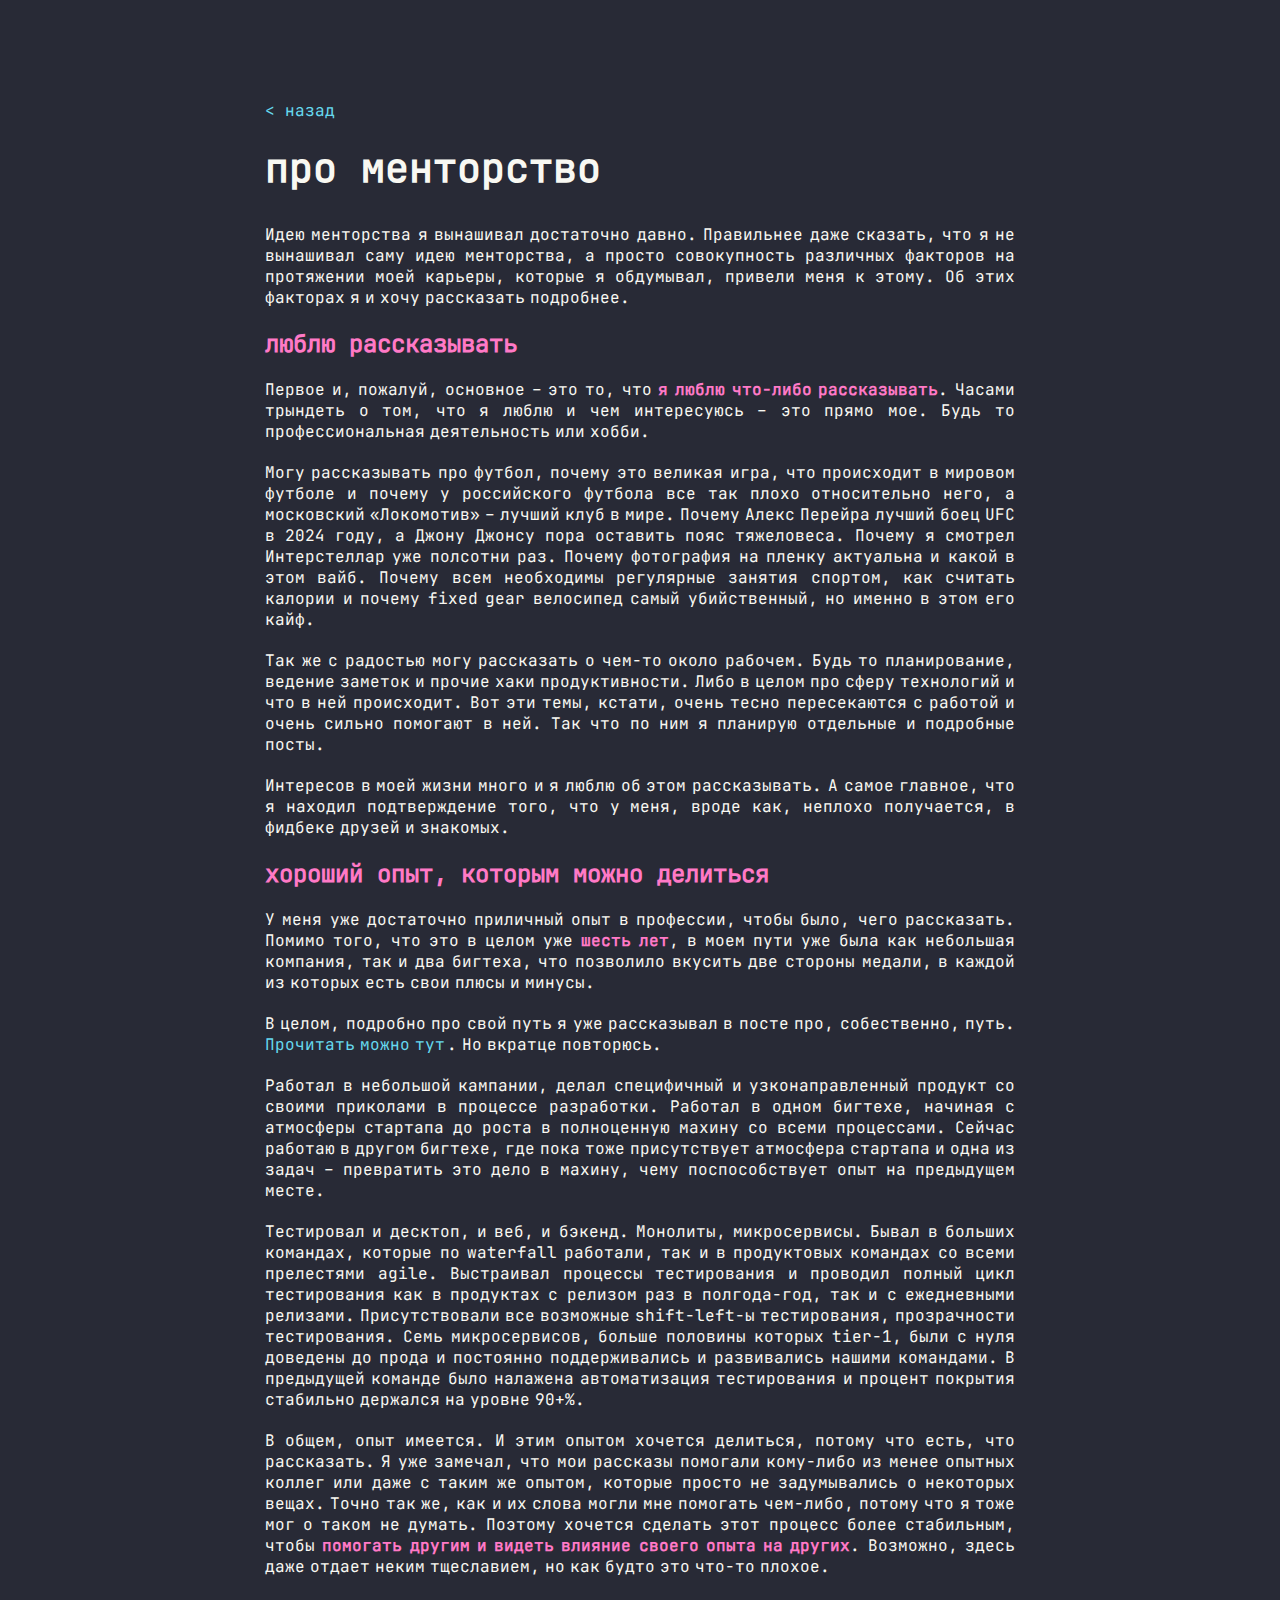
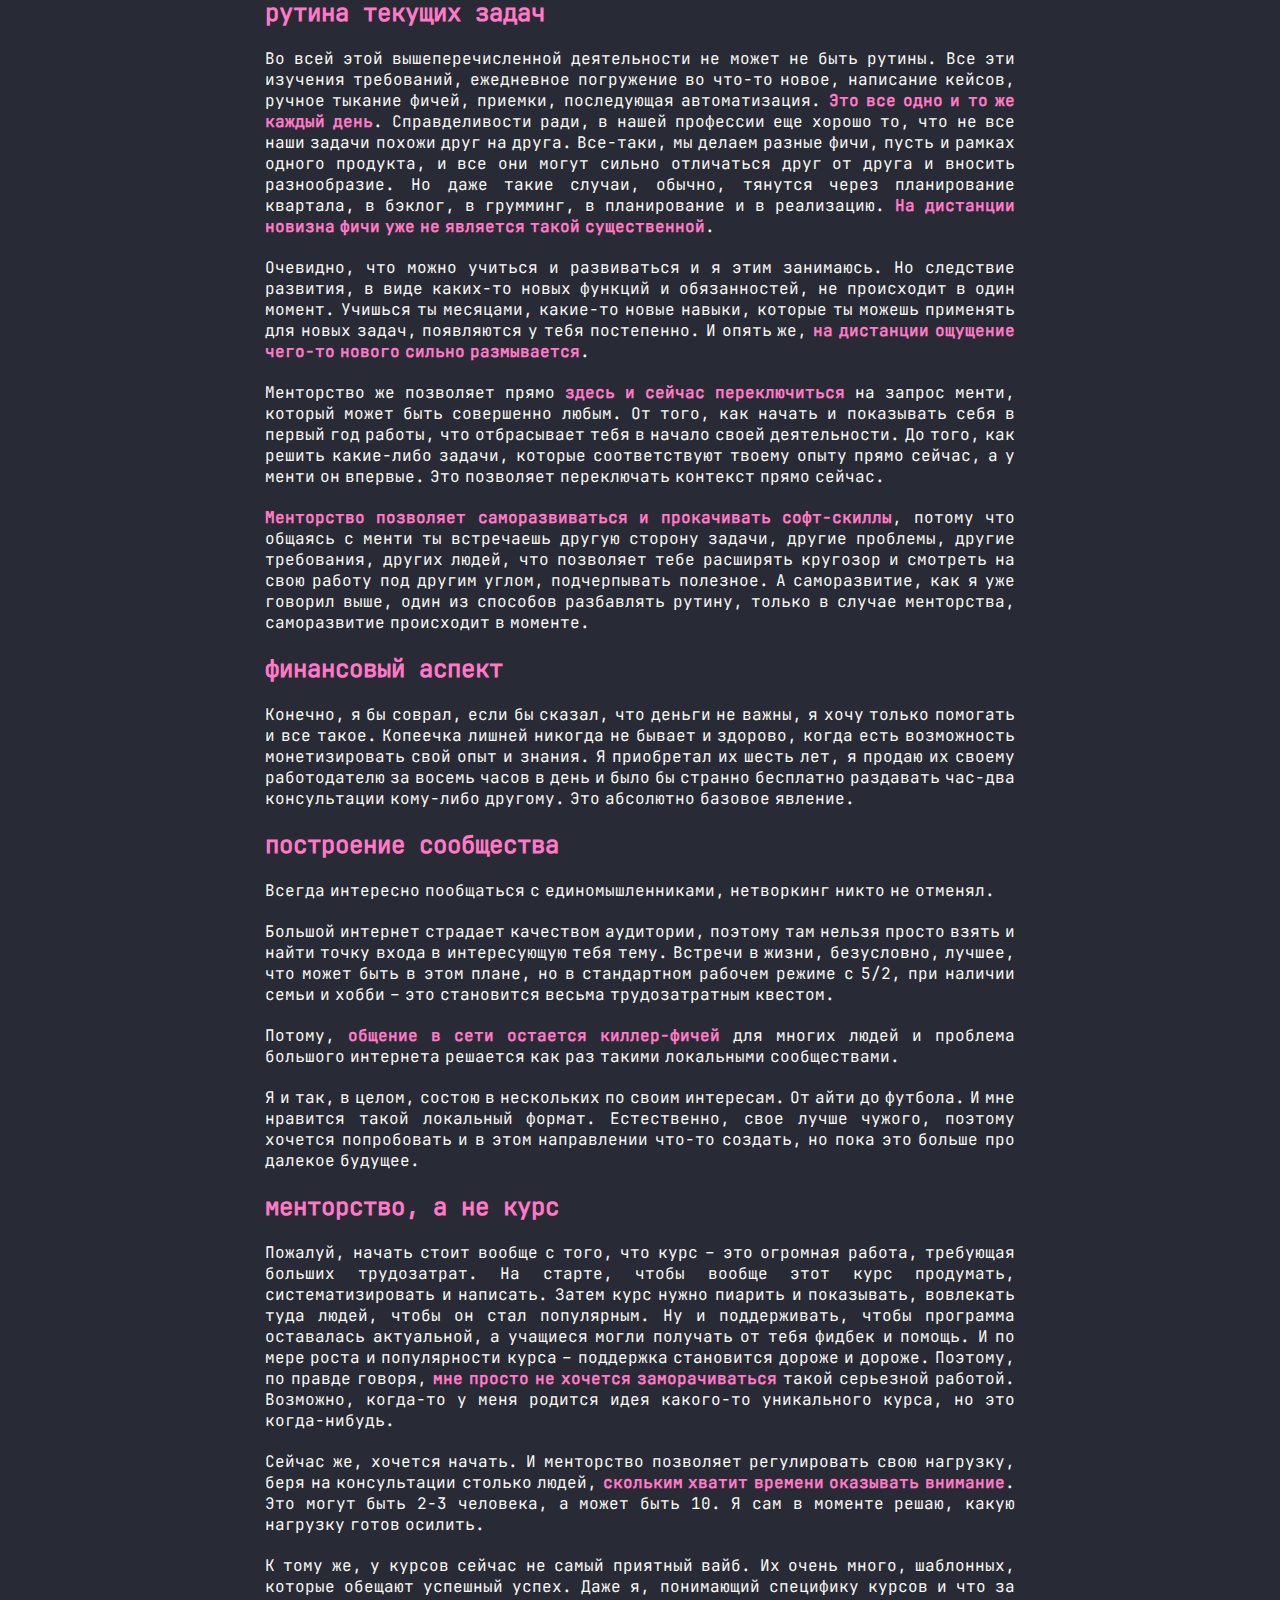
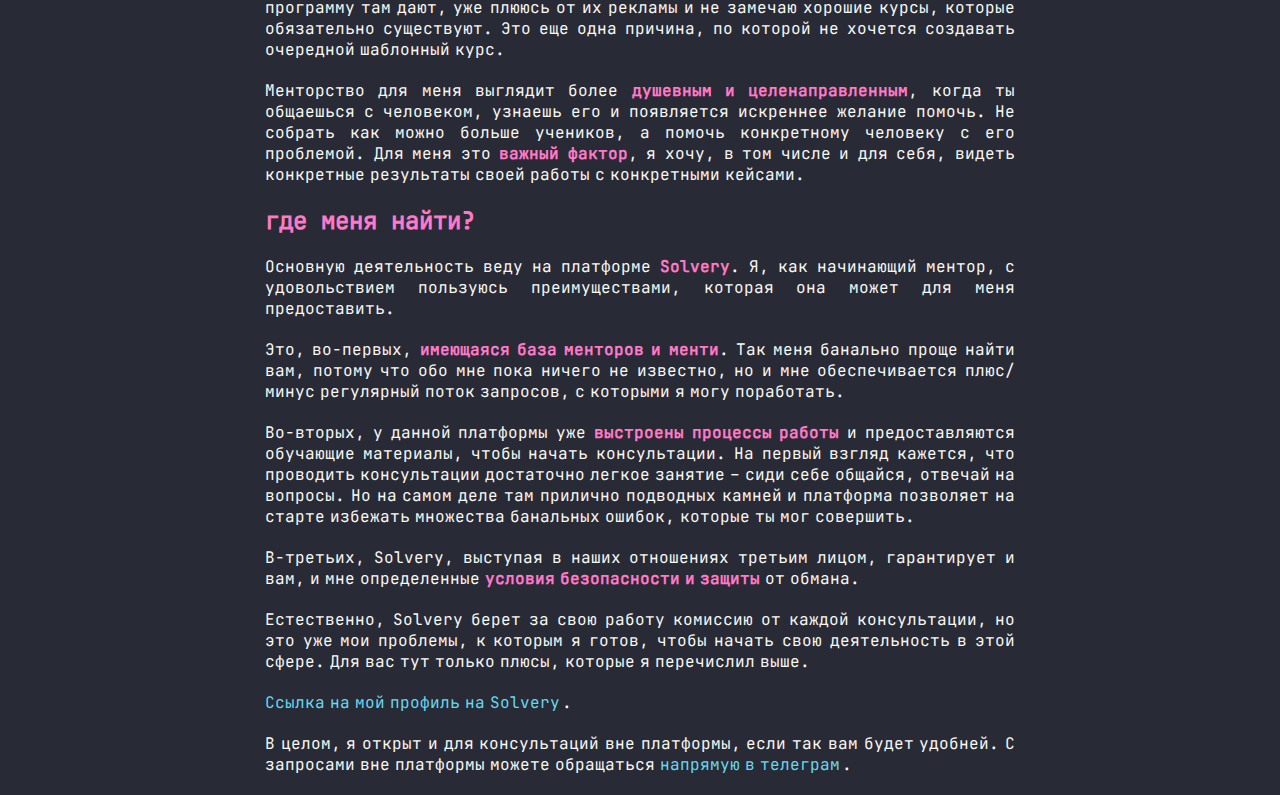
<file: blog/posts/about_mentoring.html>
<!DOCTYPE html>
<html lang="en">
  <head>
    <meta charset="UTF-8" />
    <meta http-equiv="X-UA-Compatible" content="IE=edge" />
    <meta name="viewport" content="width=device-width, initial-scale=1.0" />
    <meta name="theme-color" content="#FF79C6" />
    <meta name="description" content="qa engineer" />

    <link rel="manifest" href="./src/manifest.webmanifest" />
    <link rel="preload" href="../../public/styles/post.css" as="style" />
    <link rel="stylesheet" href="../../public/styles/post.css" />
    <title>yuri starikov</title>
  </head>
<body>
    <div class="content" style="text-align: left;">
        <a href="../../pages/blog/blog.html" class="link">&lt; назад</a>
        <h1>про менторство</h1>
        <!-- <img src="cover.jpg" alt="Обложка" class="cover-image"> -->
        <p>Идею менторства я вынашивал достаточно давно. Правильнее даже сказать, что я не вынашивал саму идею менторства, а просто совокупность различных факторов на протяжении моей карьеры, которые я обдумывал, привели меня к этому. Об этих факторах я и хочу рассказать подробнее.</p>
        <h2 class="subtitle">люблю рассказывать</h2>
        <p>Первое и, пожалуй, основное – это то, что <strong style="color: #FF79C6;">я люблю что-либо рассказывать</strong>. Часами трындеть о том, что я люблю и чем интересуюсь – это прямо мое. Будь то профессиональная деятельность или хобби.</p>
        <p>Могу рассказывать про футбол, почему это великая игра, что происходит в мировом футболе и почему у российского футбола все так плохо относительно него, а московский «Локомотив» – лучший клуб в мире. Почему Алекс Перейра лучший боец UFC в 2024 году, а Джону Джонсу пора оставить пояс тяжеловеса. Почему я смотрел Интерстеллар уже полсотни раз. Почему фотография на пленку актуальна и какой в этом вайб. Почему всем необходимы регулярные занятия спортом, как считать калории и почему fixed gear велосипед самый убийственный, но именно в этом его кайф.</p>
        <p>Так же с радостью могу рассказать о чем-то около рабочем. Будь то планирование, ведение заметок и прочие хаки продуктивности. Либо в целом про сферу технологий и что в ней происходит. Вот эти темы, кстати, очень тесно пересекаются с работой и очень сильно помогают в ней. Так что по ним я планирую отдельные и подробные посты.</p>
        <p>Интересов в моей жизни много и я люблю об этом рассказывать. А самое главное, что я находил подтверждение того, что у меня, вроде как, неплохо получается, в фидбеке друзей и знакомых.</p>
        <h2 class="subtitle">хороший опыт, которым можно делиться</h2>
        <p>У меня уже достаточно приличный опыт в профессии, чтобы было, чего рассказать. Помимо того, что это в целом уже <strong style="color: #FF79C6;">шесть лет</strong>, в моем пути уже была как небольшая компания, так и два бигтеха, что позволило вкусить две стороны медали, в каждой из которых есть свои плюсы и минусы.</p>
        <p>В целом, подробно про свой путь я уже рассказывал в посте про, собественно, путь. <a href="../../blog/posts/about_me.html" class="link">Прочитать можно тут</a>. Но вкратце повторюсь.</p>
        <p>Работал в небольшой кампании, делал специфичный и узконаправленный продукт со своими приколами в процессе разработки. Работал в одном бигтехе, начиная с атмосферы стартапа до роста в полноценную махину со всеми процессами. Сейчас работаю в другом бигтехе, где пока тоже присутствует атмосфера стартапа и одна из задач – превратить это дело в махину, чему поспособствует опыт на предыдущем месте.</p>
        <p>Тестировал и десктоп, и веб, и бэкенд. Монолиты, микросервисы. Бывал в больших командах, которые по waterfall работали, так и в продуктовых командах со всеми прелестями agile. Выстраивал процессы тестирования и проводил полный цикл тестирования как в продуктах с релизом раз в полгода-год, так и с ежедневными релизами. Присутствовали все возможные shift-left-ы тестирования, прозрачности тестирования. Семь микросервисов, больше половины которых tier-1, были с нуля доведены до прода и постоянно поддерживались и развивались нашими командами. В предыдущей команде было налажена автоматизация тестирования и процент покрытия стабильно держался на уровне 90+%.</p>
        <p>В общем, опыт имеется. И этим опытом хочется делиться, потому что есть, что рассказать. Я уже замечал, что мои рассказы помогали кому-либо из менее опытных коллег или даже с таким же опытом, которые просто не задумывались о некоторых вещах. Точно так же, как и их слова могли мне помогать чем-либо, потому что я тоже мог о таком не думать. Поэтому хочется сделать этот процесс более стабильным, чтобы <strong style="color: #FF79C6;">помогать другим и видеть влияние своего опыта на других</strong>. Возможно, здесь даже отдает неким тщеславием, но как будто это что-то плохое.</p>
        <h2 class="subtitle">рутина текущих задач</h2>
        <p>Во всей этой вышеперечисленной деятельности не может не быть рутины. Все эти изучения требований, ежедневное погружение во что-то новое, написание кейсов, ручное тыкание фичей, приемки, последующая автоматизация. <strong style="color: #FF79C6;">Это все одно и то же каждый день</strong>. Справделивости ради, в нашей профессии еще хорошо то, что не все наши задачи похожи друг на друга. Все-таки, мы делаем разные фичи, пусть и рамках одного продукта, и все они могут сильно отличаться друг от друга и вносить разнообразие. Но даже такие случаи, обычно, тянутся через планирование квартала, в бэклог, в грумминг, в планирование и в реализацию. <strong style="color: #FF79C6;">На дистанции новизна фичи уже не является такой существенной</strong>.</p>
        <p>Очевидно, что можно учиться и развиваться и я этим занимаюсь. Но следствие развития, в виде каких-то новых функций и обязанностей, не происходит в один момент. Учишься ты месяцами, какие-то новые навыки, которые ты можешь применять для новых задач, появляются у тебя постепенно. И опять же, <strong style="color: #FF79C6;">на дистанции ощущение чего-то нового сильно размывается</strong>.</p>
        <p>Менторство же позволяет прямо <strong style="color: #FF79C6;">здесь и сейчас переключиться</strong> на запрос менти, который может быть совершенно любым. От того, как начать и показывать себя в первый год работы, что отбрасывает тебя в начало своей деятельности. До того, как решить какие-либо задачи, которые соответствуют твоему опыту прямо сейчас, а у менти он впервые. Это позволяет переключать контекст прямо сейчас.</p>
        <p><strong style="color: #FF79C6;">Менторство позволяет саморазвиваться и прокачивать софт-скиллы</strong>, потому что общаясь с менти ты встречаешь другую сторону задачи, другие проблемы, другие требования, других людей, что позволяет тебе расширять кругозор и смотреть на свою работу под другим углом, подчерпывать полезное. А саморазвитие, как я уже говорил выше, один из способов разбавлять рутину, только в случае менторства, саморазвитие происходит в моменте.</p>
        <h2 class="subtitle">финансовый аспект</h2>
        <p>Конечно, я бы соврал, если бы сказал, что деньги не важны, я хочу только помогать и все такое. Копеечка лишней никогда не бывает и здорово, когда есть возможность монетизировать свой опыт и знания. Я приобретал их шесть лет, я продаю их своему работодателю за восемь часов в день и было бы странно бесплатно раздавать час-два консультации кому-либо другому. Это абсолютно базовое явление.</p>
        <h2 class="subtitle">построение сообщества</h2>
        <p>Всегда интересно пообщаться с единомышленниками, нетворкинг никто не отменял.</p>
        <p>Большой интернет страдает качеством аудитории, поэтому там нельзя просто взять и найти точку входа в интересующую тебя тему. Встречи в жизни, безусловно, лучшее, что может быть в этом плане, но в стандартном рабочем режиме с 5/2, при наличии семьи и хобби – это становится весьма трудозатратным квестом.</p>
        <p>Потому, <strong style="color: #FF79C6;">общение в сети остается киллер-фичей</strong> для многих людей и проблема большого интернета решается как раз такими локальными сообществами.</p>
        <p>Я и так, в целом, состою в нескольких по своим интересам. От айти до футбола. И мне нравится такой локальный формат. Естественно, свое лучше чужого, поэтому хочется попробовать и в этом направлении что-то создать, но пока это больше про далекое будущее.</p>
        <h2 class="subtitle">менторство, а не курс</h2>
        <p>Пожалуй, начать стоит вообще с того, что курс – это огромная работа, требующая больших трудозатрат. На старте, чтобы вообще этот курс продумать, систематизировать и написать. Затем курс нужно пиарить и показывать, вовлекать туда людей, чтобы он стал популярным. Ну и поддерживать, чтобы программа оставалась актуальной, а учащиеся могли получать от тебя фидбек и помощь. И по мере роста и популярности курса – поддержка становится дороже и дороже. Поэтому, по правде говоря, <strong style="color: #FF79C6;">мне просто не хочется заморачиваться</strong> такой серьезной работой. Возможно, когда-то у меня родится идея какого-то уникального курса, но это когда-нибудь.</p>
        <p>Сейчас же, хочется начать. И менторство позволяет регулировать свою нагрузку, беря на консультации столько людей, <strong style="color: #FF79C6;">скольким хватит времени оказывать внимание</strong>. Это могут быть 2-3 человека, а может быть 10. Я сам в моменте решаю, какую нагрузку готов осилить.</p>
        <p>К тому же, у курсов сейчас не самый приятный вайб. Их очень много, шаблонных, которые обещают успешный успех. Даже я, понимающий специфику курсов и что за программу там дают, уже плююсь от их рекламы и не замечаю хорошие курсы, которые обязательно существуют. Это еще одна причина, по которой не хочется создавать очередной шаблонный курс.</p>
        <p>Менторство для меня выглядит более <strong style="color: #FF79C6;">душевным и целенаправленным</strong>, когда ты общаешься с человеком, узнаешь его и появляется искреннее желание помочь. Не собрать как можно больше учеников, а помочь конкретному человеку с его проблемой. Для меня это <strong style="color: #FF79C6;">важный фактор</strong>, я хочу, в том числе и для себя, видеть конкретные результаты своей работы с конкретными кейсами.</p>
        <h2 class="subtitle">где меня найти?</h2>
        <p>Основную деятельность веду на платформе <strong style="color: #FF79C6;">Solvery</strong>. Я, как начинающий ментор, с удовольствием пользуюсь преимуществами, которая она может для меня предоставить.</p>
        <p>Это, во-первых, <strong style="color: #FF79C6;">имеющаяся база менторов и менти</strong>. Так меня банально проще найти вам, потому что обо мне пока ничего не известно, но и мне обеспечивается плюс/минус регулярный поток запросов, с которыми я могу поработать.</p>
        <p>Во-вторых, у данной платформы уже <strong style="color: #FF79C6;">выстроены процессы работы</strong> и предоставляются обучающие материалы, чтобы начать консультации. На первый взгляд кажется, что проводить консультации достаточно легкое занятие – сиди себе общайся, отвечай на вопросы. Но на самом деле там прилично подводных камней и платформа позволяет на старте избежать множества банальных ошибок, которые ты мог совершить.</p>
        <p>В-третьих, Solvery, выступая в наших отношениях третьим лицом, гарантирует и вам, и мне определенные <strong style="color: #FF79C6;">условия безопасности и защиты</strong> от обмана.</p>
        <p>Естественно, Solvery берет за свою работу комиссию от каждой консультации, но это уже мои проблемы, к которым я готов, чтобы начать свою деятельность в этой сфере. Для вас тут только плюсы, которые я перечислил выше.</p>
        <p><a href="https://solvery.io/ru/mentor/yuristarikov" class="link">Ссылка на мой профиль на Solvery</a>.</p>
        <p>В целом, я открыт и для консультаций вне платформы, если так вам будет удобней. С запросами вне платформы можете обращаться <a href="https://t.me/yuristarikov" class="link">напрямую в телеграм</a>.</p>
    </div>
</body>
</html>
</file>
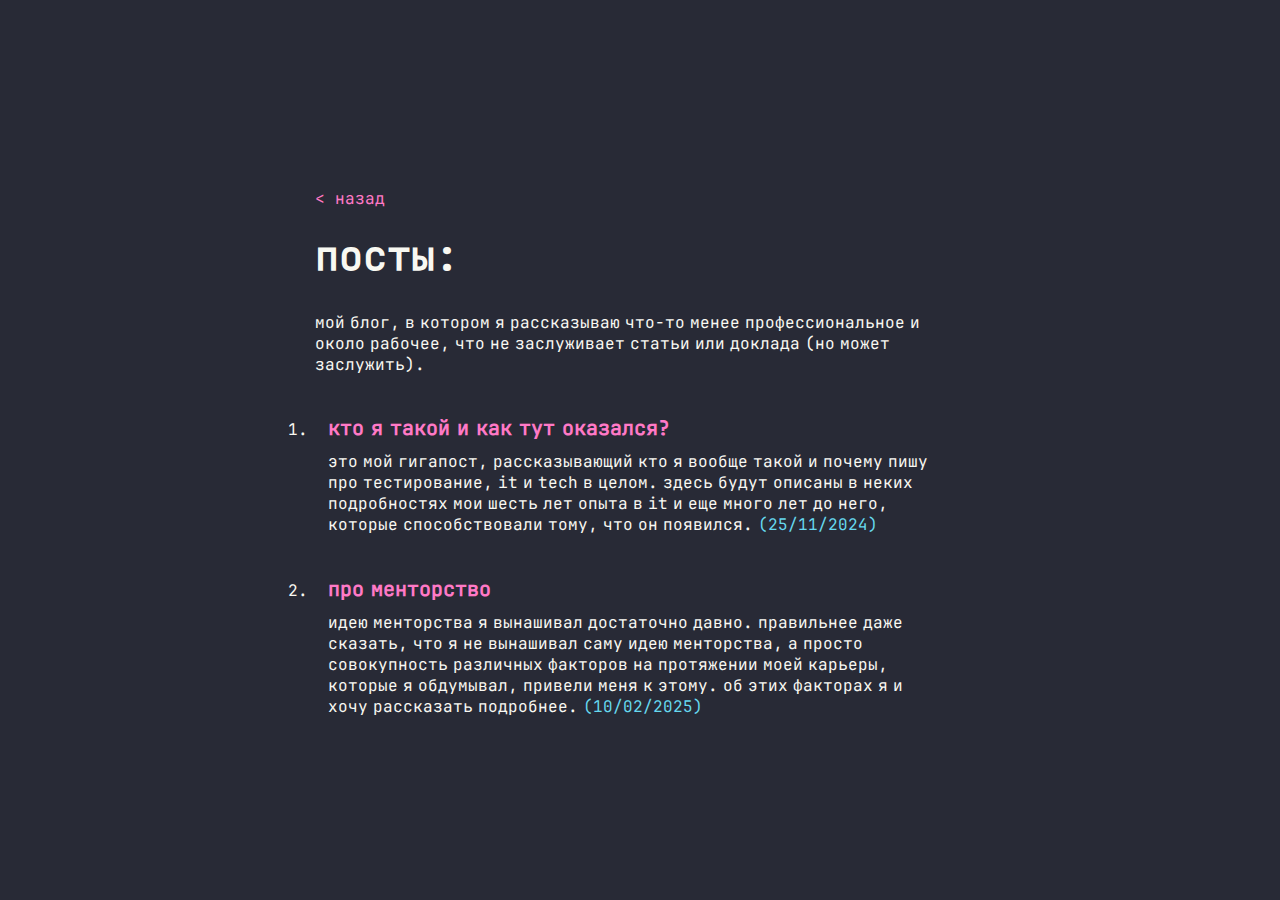
<file: pages/blog/blog.html>
<!DOCTYPE html>
<html lang="en">
  <head>
    <meta charset="UTF-8" />
    <meta http-equiv="X-UA-Compatible" content="IE=edge" />
    <meta name="viewport" content="width=device-width, initial-scale=1.0" />
    <meta name="theme-color" content="#FF79C6" />
    <meta name="description" content="qa engineer" />

    <link rel="manifest" href="./src/manifest.webmanifest" />
    <link rel="preload" href="../../public/styles/pages.css" as="style" />
    <link rel="stylesheet" href="../../public/styles/pages.css" />
    <title>yuri starikov</title>
  </head>
  <body>
    <main class="posts">
      <a href="../../index.html" class="link">&lt; назад</a>
      <h1>посты:</h1>
      <p class="description">мой блог, в котором я рассказываю что-то менее профессиональное и около рабочее, что не заслуживает статьи или доклада (но может заслужить).</p>
      <ol class="list-of-posts">
        <li>
          <section class="post">
              <div>
                <p class="post-name"><a href="../../blog/posts/about_me.html" class="link">кто я такой и как тут оказался?</a></p>
                <p class="post-description">
                  это мой гигапост, рассказывающий кто я вообще такой и почему пишу про тестирование, it и tech в целом. здесь будут описаны в неких подробностях мои шесть лет опыта в it и еще много лет до него, которые способствовали тому, что он появился.
                  <span class="date">(25/11/2024)</span>
                </p>
              </div>
              <a
                href=""
                class="link post-slides"
                rel="noopener"
                target="_blank"
                >
              </a>
            </section>
        </li>
        <li>
            <section class="post">
                <div>
                    <p class="post-name"><a href="../../blog/posts/about_mentoring.html" class="link">про менторство</a></p>
                    <p class="post-description">
                        идею менторства я вынашивал достаточно давно. правильнее даже сказать, что я не вынашивал саму идею менторства, а просто совокупность различных факторов на протяжении моей карьеры, которые я обдумывал, привели меня к этому. об этих факторах я и хочу рассказать подробнее.
                        <span class="date">(10/02/2025)</span>
                    </p>
                </div>
                <a
                    href=""
                    class="link post-slides"
                    rel="noopener"
                    target="_blank"
                    >
                </a>
            </section>
        </li>
      </ol>
    </main>
  </body>
</html>
</file>
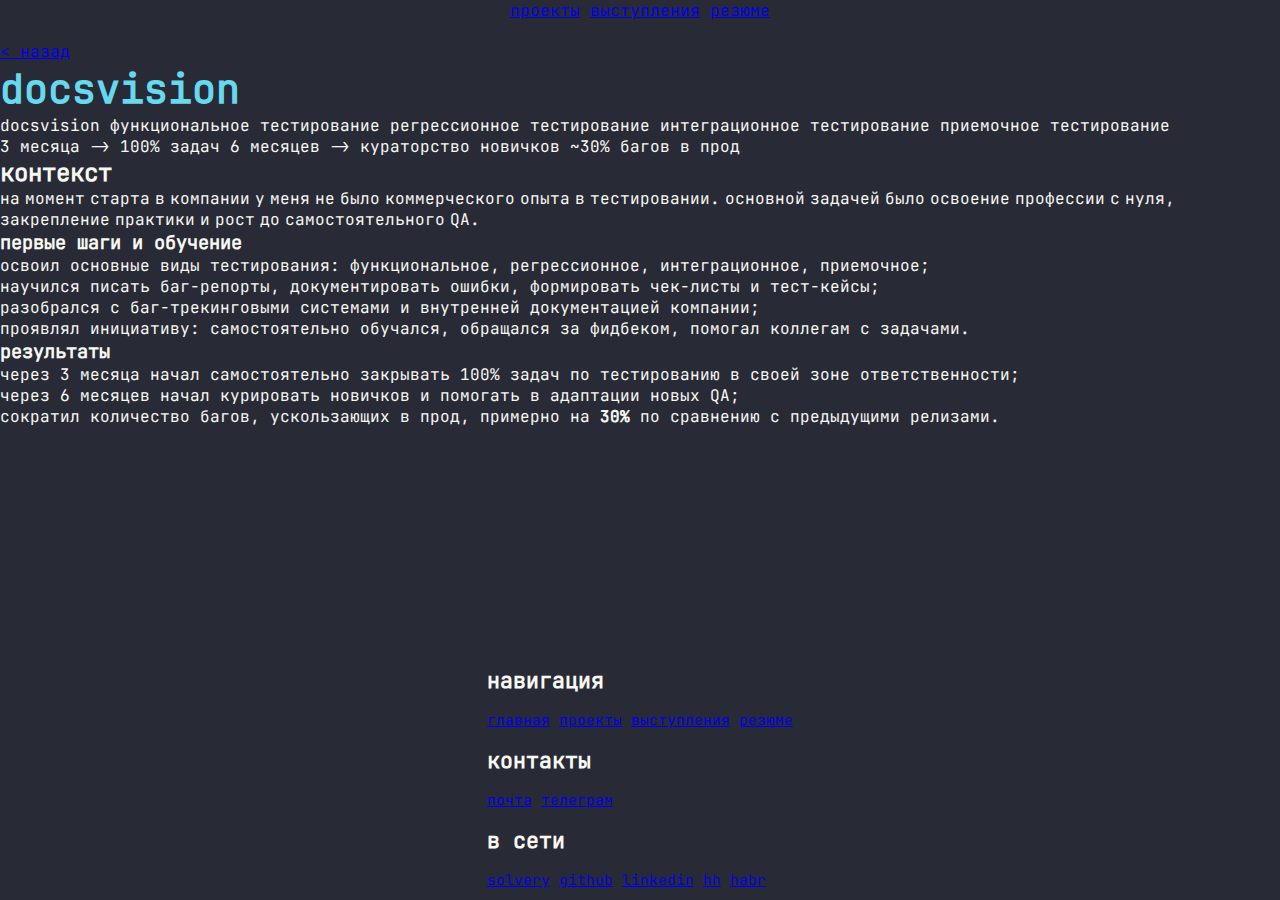
<file: pages/project_cases/docsvision_entry.html>
<!DOCTYPE html>
<html lang="ru">
  <head>
    <meta charset="UTF-8" />
    <meta http-equiv="X-UA-Compatible" content="IE=edge" />
    <meta name="viewport" content="width=device-width, initial-scale=1.0" />
    <meta name="theme-color" content="#ffffff" />
    <meta name="description" content="qa engineer" />

    <link rel="manifest" href="/src/manifest.webmanifest" />
    <link rel="preload" href="/public/styles/main.css" as="style" />
    <link rel="stylesheet" href="/public/styles/main.css" />
    <title>docsvision</title>
  </head>
  <body>
    <header class="c-header">
      <div class="c-header__inner l-container">
        <nav class="c-nav" aria-label="главная навигация">
          <a class="c-nav__link" href="/pages/project_cases/projects.html">проекты</a>
          <a class="c-nav__link" href="/pages/public_talks/public_talks.html">выступления</a>
          <a class="c-nav__link" href="/pages/cv/">резюме</a>
        </nav>
      </div>
    </header>

    <main class="c-main l-container p-case">
      <section class="c-section l-stack l-stack--md">
        <a href="/pages/project_cases/projects.html" class="c-section-header__action">&lt; назад</a>

        <article class="c-card c-card--case-header l-stack l-stack--sm">
          <h1>docsvision</h1>
          <div class="c-badge-row">
            <span class="c-badge">docsvision</span>
            <span class="c-badge c-badge--muted">функциональное тестирование</span>
            <span class="c-badge c-badge--muted">регрессионное тестирование</span>
            <span class="c-badge c-badge--muted">интеграционное тестирование</span>
            <span class="c-badge c-badge--muted">приемочное тестирование</span>
          </div>
          <div class="c-badge-row">
            <span class="c-badge c-badge--accent">3 месяца -> 100% задач</span>
            <span class="c-badge c-badge--accent">6 месяцев -> кураторство новичков</span>
            <span class="c-badge c-badge--accent">~30% багов в прод</span>
          </div>
        </article>

        <article class="p-case__content l-stack l-stack--md">
          <section>
            <h2>контекст</h2>
            <p>на момент старта в компании у меня не было коммерческого опыта в тестировании. основной задачей было освоение профессии с нуля, закрепление практики и рост до самостоятельного QA.</p>
          </section>

          <section>
            <h3>первые шаги и обучение</h3>
            <ul>
              <li>освоил основные виды тестирования: функциональное, регрессионное, интеграционное, приемочное;</li>
              <li>научился писать баг-репорты, документировать ошибки, формировать чек-листы и тест-кейсы;</li>
              <li>разобрался с баг-трекинговыми системами и внутренней документацией компании;</li>
              <li>проявлял инициативу: самостоятельно обучался, обращался за фидбеком, помогал коллегам с задачами.</li>
            </ul>
          </section>

          <section>
            <h3>результаты</h3>
            <ul>
              <li>через 3 месяца начал самостоятельно закрывать 100% задач по тестированию в своей зоне ответственности;</li>
              <li>через 6 месяцев начал курировать новичков и помогать в адаптации новых QA;</li>
              <li>сократил количество багов, ускользающих в прод, примерно на <strong>30%</strong> по сравнению с предыдущими релизами.</li>
            </ul>
          </section>
        </article>
      </section>
    </main>

    <footer class="c-footer">
      <div class="c-footer__inner l-container">
        <div class="c-footer__grid">
          <section class="c-footer__col">
            <h2 class="c-footer__title">навигация</h2>
            <a class="c-footer__link" href="/">главная</a>
            <a class="c-footer__link" href="/pages/project_cases/projects.html">проекты</a>
            <a class="c-footer__link" href="/pages/public_talks/public_talks.html">выступления</a>
            <a class="c-footer__link" href="/pages/cv/">резюме</a>
          </section>
          <section class="c-footer__col">
            <h2 class="c-footer__title">контакты</h2>
            <a class="c-footer__link" href="mailto:yuristarikov95@gmail.com">почта</a>
            <a class="c-footer__link" href="https://t.me/yuristarikov" target="_blank" rel="noopener">телеграм</a>
          </section>
          <section class="c-footer__col">
            <h2 class="c-footer__title">в сети</h2>
            <a class="c-footer__link" href="https://solvery.io/ru/mentor/yuristarikov" target="_blank" rel="noopener">solvery</a>
            <a class="c-footer__link" href="https://github.com/yuristarikov" target="_blank" rel="noopener">github</a>
            <a class="c-footer__link" href="https://www.linkedin.com/in/yuristarikov/" target="_blank" rel="noopener">linkedin</a>
            <a class="c-footer__link" href="https://hh.ru/resume/756e5e0fff05bcca490039ed1f626842494479" target="_blank" rel="noopener">hh</a>
            <a class="c-footer__link" href="https://career.habr.com/yuristarikov" target="_blank" rel="noopener">habr</a>
          </section>
        </div>
      </div>
    </footer>
  </body>
</html>
</file>
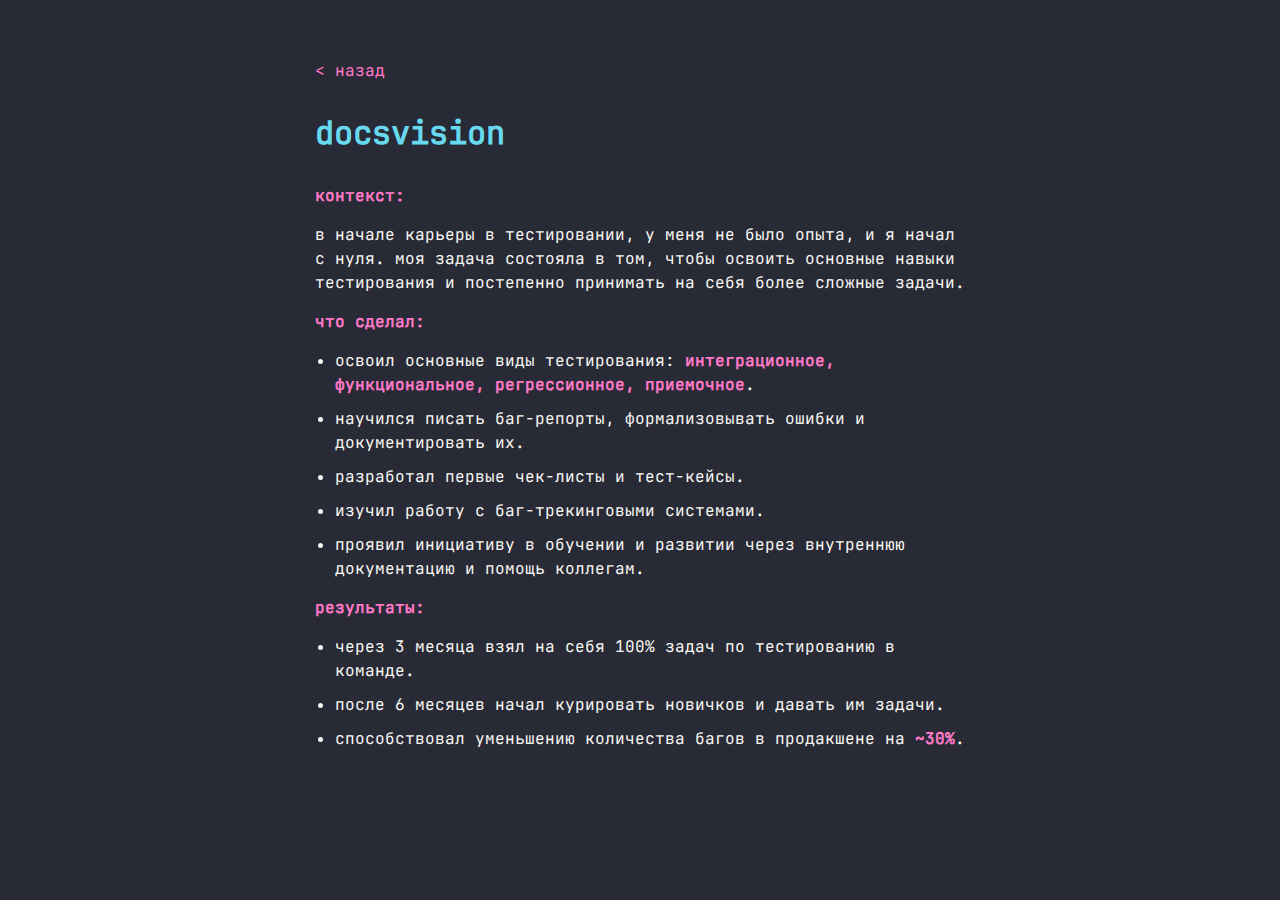
<file: pages/project_cases/docsvision_first.html>
<!DOCTYPE html>
<html lang="en">
  <head>
    <meta charset="UTF-8" />
    <meta http-equiv="X-UA-Compatible" content="IE=edge" />
    <meta name="viewport" content="width=device-width, initial-scale=1.0" />
    <meta name="theme-color" content="#FF79C6" />
    <meta name="description" content="qa engineer" />

    <link rel="manifest" href="./src/manifest.webmanifest" />
    <link rel="preload" href="../../public/styles/project.css" as="style" />
    <link rel="stylesheet" href="../../public/styles/project.css" />
    <title>docsvision</title>
  </head>
  <body>
    <main class="posts">
      <a href="./projects.html" class="link">&lt; назад</a>
      
      <section>
        <h2>docsvision</h2>
  
  <p><strong>контекст:</strong></p>
  <p>в начале карьеры в тестировании, у меня не было опыта, и я начал с нуля. моя задача состояла в том, чтобы освоить основные навыки тестирования и постепенно принимать на себя более сложные задачи.</p>
  
  <p><strong>что сделал:</strong></p>
  <ul>
    <li>освоил основные виды тестирования: <strong>интеграционное, функциональное, регрессионное, приемочное</strong>.</li>
    <li>научился писать баг-репорты, формализовывать ошибки и документировать их.</li>
    <li>разработал первые чек-листы и тест-кейсы.</li>
    <li>изучил работу с баг-трекинговыми системами.</li>
    <li>проявил инициативу в обучении и развитии через внутреннюю документацию и помощь коллегам.</li>
  </ul>
  
  <p><strong>результаты:</strong></p>
  <ul>
    <li>через 3 месяца взял на себя 100% задач по тестированию в команде.</li>
    <li>после 6 месяцев начал курировать новичков и давать им задачи.</li>
    <li>способствовал уменьшению количества багов в продакшене на <strong>~30%</strong>.</li>
  </ul>
      </section>      
    </main>
  </body>
</html>
</file>
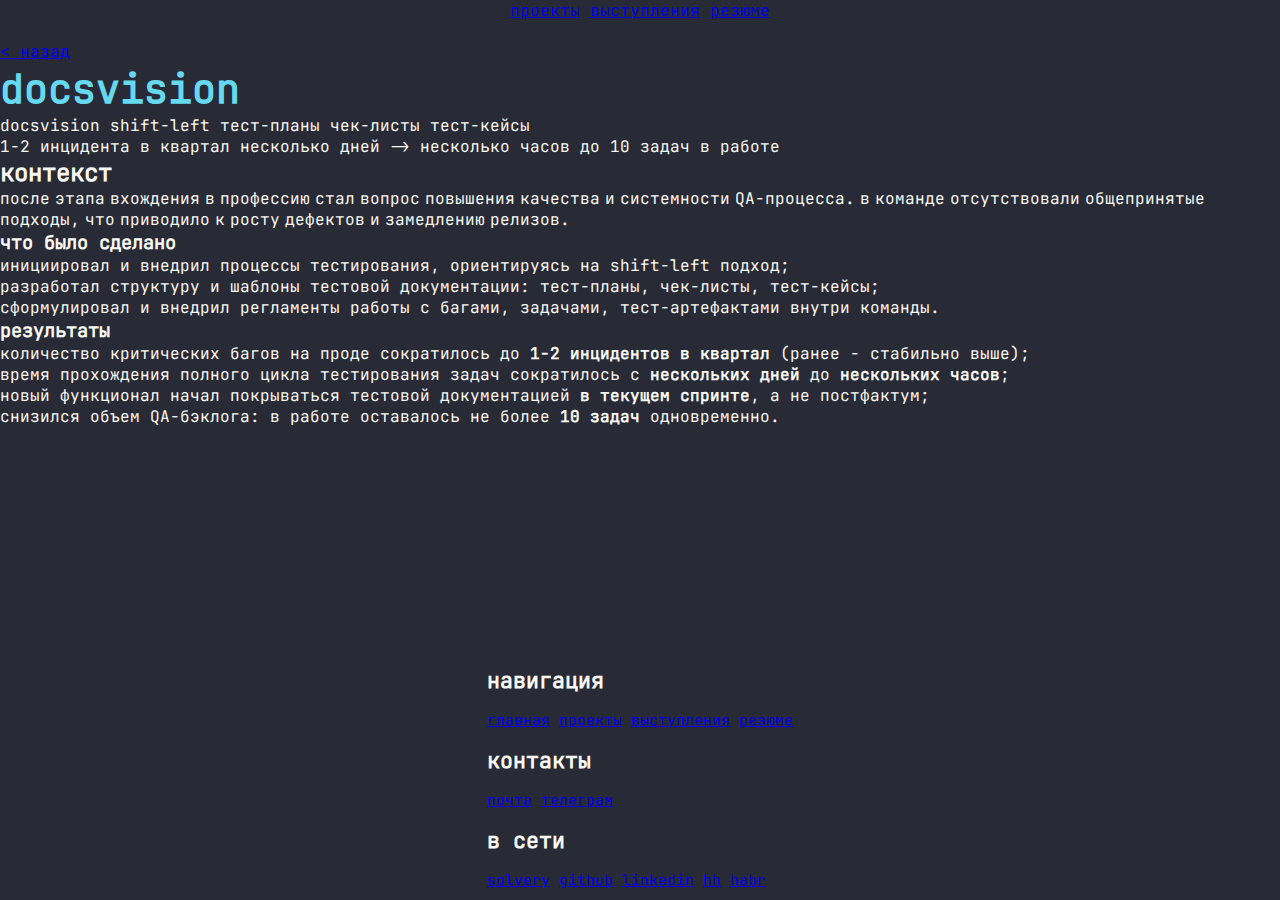
<file: pages/project_cases/docsvision_process.html>
<!DOCTYPE html>
<html lang="ru">
  <head>
    <meta charset="UTF-8" />
    <meta http-equiv="X-UA-Compatible" content="IE=edge" />
    <meta name="viewport" content="width=device-width, initial-scale=1.0" />
    <meta name="theme-color" content="#ffffff" />
    <meta name="description" content="qa engineer" />

    <link rel="manifest" href="/src/manifest.webmanifest" />
    <link rel="preload" href="/public/styles/main.css" as="style" />
    <link rel="stylesheet" href="/public/styles/main.css" />
    <title>docsvision</title>
  </head>
  <body>
    <header class="c-header">
      <div class="c-header__inner l-container">
        <nav class="c-nav" aria-label="главная навигация">
          <a class="c-nav__link" href="/pages/project_cases/projects.html">проекты</a>
          <a class="c-nav__link" href="/pages/public_talks/public_talks.html">выступления</a>
          <a class="c-nav__link" href="/pages/cv/">резюме</a>
        </nav>
      </div>
    </header>

    <main class="c-main l-container p-case">
      <section class="c-section l-stack l-stack--md">
        <a href="/pages/project_cases/projects.html" class="c-section-header__action">&lt; назад</a>

        <article class="c-card c-card--case-header l-stack l-stack--sm">
          <h1>docsvision</h1>
          <div class="c-badge-row">
            <span class="c-badge">docsvision</span>
            <span class="c-badge c-badge--muted">shift-left</span>
            <span class="c-badge c-badge--muted">тест-планы</span>
            <span class="c-badge c-badge--muted">чек-листы</span>
            <span class="c-badge c-badge--muted">тест-кейсы</span>
          </div>
          <div class="c-badge-row">
            <span class="c-badge c-badge--accent">1-2 инцидента в квартал</span>
            <span class="c-badge c-badge--accent">несколько дней -> несколько часов</span>
            <span class="c-badge c-badge--accent">до 10 задач в работе</span>
          </div>
        </article>

        <article class="p-case__content l-stack l-stack--md">
          <section>
            <h2>контекст</h2>
            <p>после этапа вхождения в профессию стал вопрос повышения качества и системности QA-процесса. в команде отсутствовали общепринятые подходы, что приводило к росту дефектов и замедлению релизов.</p>
          </section>

          <section>
            <h3>что было сделано</h3>
            <ul>
              <li>инициировал и внедрил процессы тестирования, ориентируясь на shift-left подход;</li>
              <li>разработал структуру и шаблоны тестовой документации: тест-планы, чек-листы, тест-кейсы;</li>
              <li>сформулировал и внедрил регламенты работы с багами, задачами, тест-артефактами внутри команды.</li>
            </ul>
          </section>

          <section>
            <h3>результаты</h3>
            <ul>
              <li>количество критических багов на проде сократилось до <strong>1-2 инцидентов в квартал</strong> (ранее - стабильно выше);</li>
              <li>время прохождения полного цикла тестирования задач сократилось с <strong>нескольких дней</strong> до <strong>нескольких часов</strong>;</li>
              <li>новый функционал начал покрываться тестовой документацией <strong>в текущем спринте</strong>, а не постфактум;</li>
              <li>снизился объем QA-бэклога: в работе оставалось не более <strong>10 задач</strong> одновременно.</li>
            </ul>
          </section>
        </article>
      </section>
    </main>

    <footer class="c-footer">
      <div class="c-footer__inner l-container">
        <div class="c-footer__grid">
          <section class="c-footer__col">
            <h2 class="c-footer__title">навигация</h2>
            <a class="c-footer__link" href="/">главная</a>
            <a class="c-footer__link" href="/pages/project_cases/projects.html">проекты</a>
            <a class="c-footer__link" href="/pages/public_talks/public_talks.html">выступления</a>
            <a class="c-footer__link" href="/pages/cv/">резюме</a>
          </section>
          <section class="c-footer__col">
            <h2 class="c-footer__title">контакты</h2>
            <a class="c-footer__link" href="mailto:yuristarikov95@gmail.com">почта</a>
            <a class="c-footer__link" href="https://t.me/yuristarikov" target="_blank" rel="noopener">телеграм</a>
          </section>
          <section class="c-footer__col">
            <h2 class="c-footer__title">в сети</h2>
            <a class="c-footer__link" href="https://solvery.io/ru/mentor/yuristarikov" target="_blank" rel="noopener">solvery</a>
            <a class="c-footer__link" href="https://github.com/yuristarikov" target="_blank" rel="noopener">github</a>
            <a class="c-footer__link" href="https://www.linkedin.com/in/yuristarikov/" target="_blank" rel="noopener">linkedin</a>
            <a class="c-footer__link" href="https://hh.ru/resume/756e5e0fff05bcca490039ed1f626842494479" target="_blank" rel="noopener">hh</a>
            <a class="c-footer__link" href="https://career.habr.com/yuristarikov" target="_blank" rel="noopener">habr</a>
          </section>
        </div>
      </div>
    </footer>
  </body>
</html>
</file>
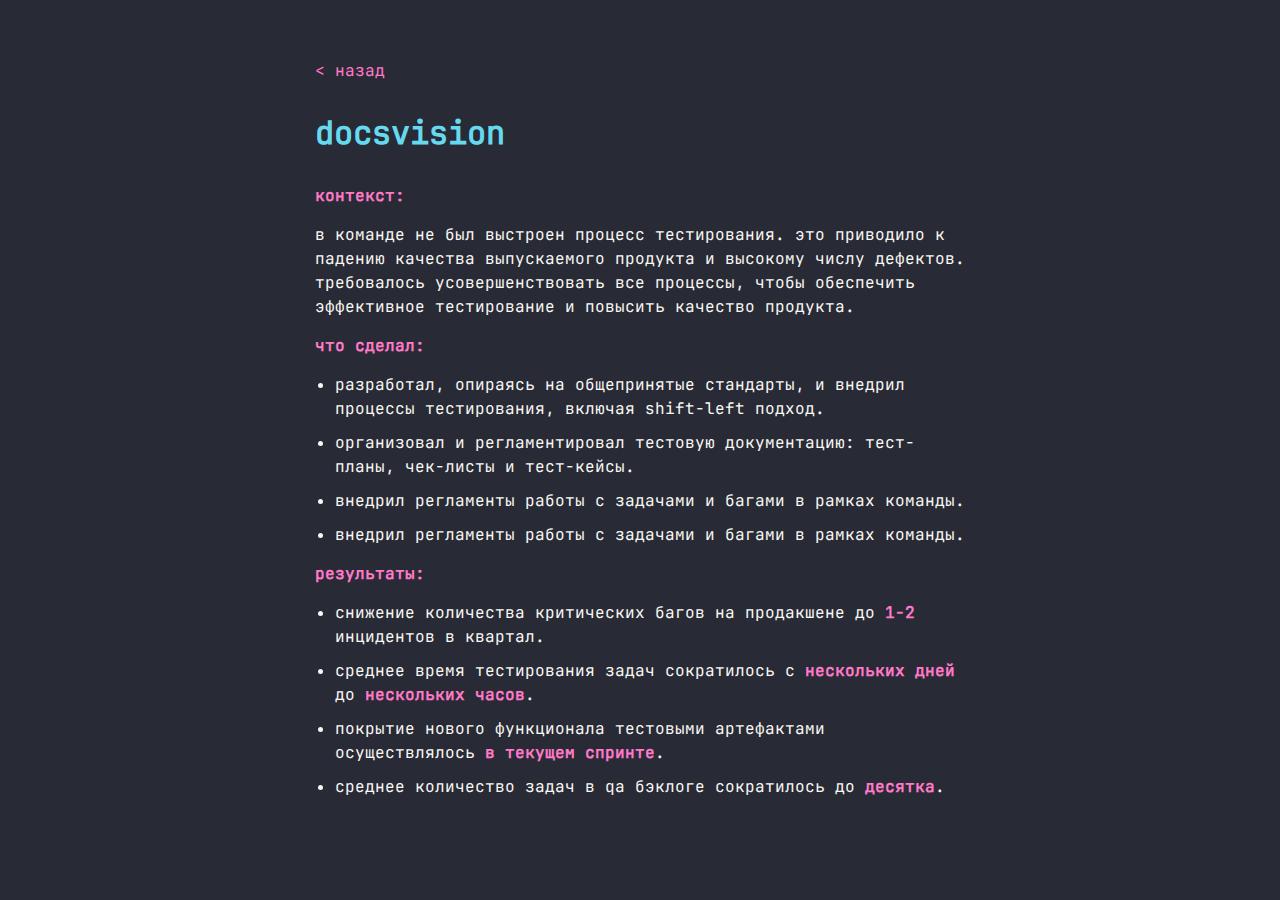
<file: pages/project_cases/docsvision_second.html>
<!DOCTYPE html>
<html lang="en">
  <head>
    <meta charset="UTF-8" />
    <meta http-equiv="X-UA-Compatible" content="IE=edge" />
    <meta name="viewport" content="width=device-width, initial-scale=1.0" />
    <meta name="theme-color" content="#FF79C6" />
    <meta name="description" content="qa engineer" />

    <link rel="manifest" href="./src/manifest.webmanifest" />
    <link rel="preload" href="../../public/styles/project.css" as="style" />
    <link rel="stylesheet" href="../../public/styles/project.css" />
    <title>docsvision</title>
  </head>
  <body>
    <main class="posts">
      <a href="./projects.html" class="link">&lt; назад</a>
      
      <section>
        <h2>docsvision</h2>

  <p><strong>контекст:</strong></p>
  <p>в команде не был выстроен процесс тестирования. это приводило к падению качества выпускаемого продукта и высокому числу дефектов. требовалось усовершенствовать все процессы, чтобы обеспечить эффективное тестирование и повысить качество продукта.</p>

  <p><strong>что сделал:</strong></p>
  <ul>
    <li>разработал, опираясь на общепринятые стандарты, и внедрил процессы тестирования, включая shift-left подход.</li>
    <li>организовал и регламентировал тестовую документацию: тест-планы, чек-листы и тест-кейсы.</li>
    <li>внедрил регламенты работы с задачами и багами в рамках команды.</li>
    <li>внедрил регламенты работы с задачами и багами в рамках команды.</li>
  </ul>

  <p><strong>результаты:</strong></p>
  <ul>
    <li>снижение количества критических багов на продакшене до <strong>1-2</strong> инцидентов в квартал.</li>
    <li>среднее время тестирования задач сократилось с <strong>нескольких дней</strong> до <strong>нескольких часов</strong>.</li>
    <li>покрытие нового функционала тестовыми артефактами осуществлялось <strong>в текущем спринте</strong>.</li>
    <li>среднее количество задач в qa бэклоге сократилось до <strong>десятка</strong>.</li>
  </ul>
      </section>      
    </main>
  </body>
</html>
</file>
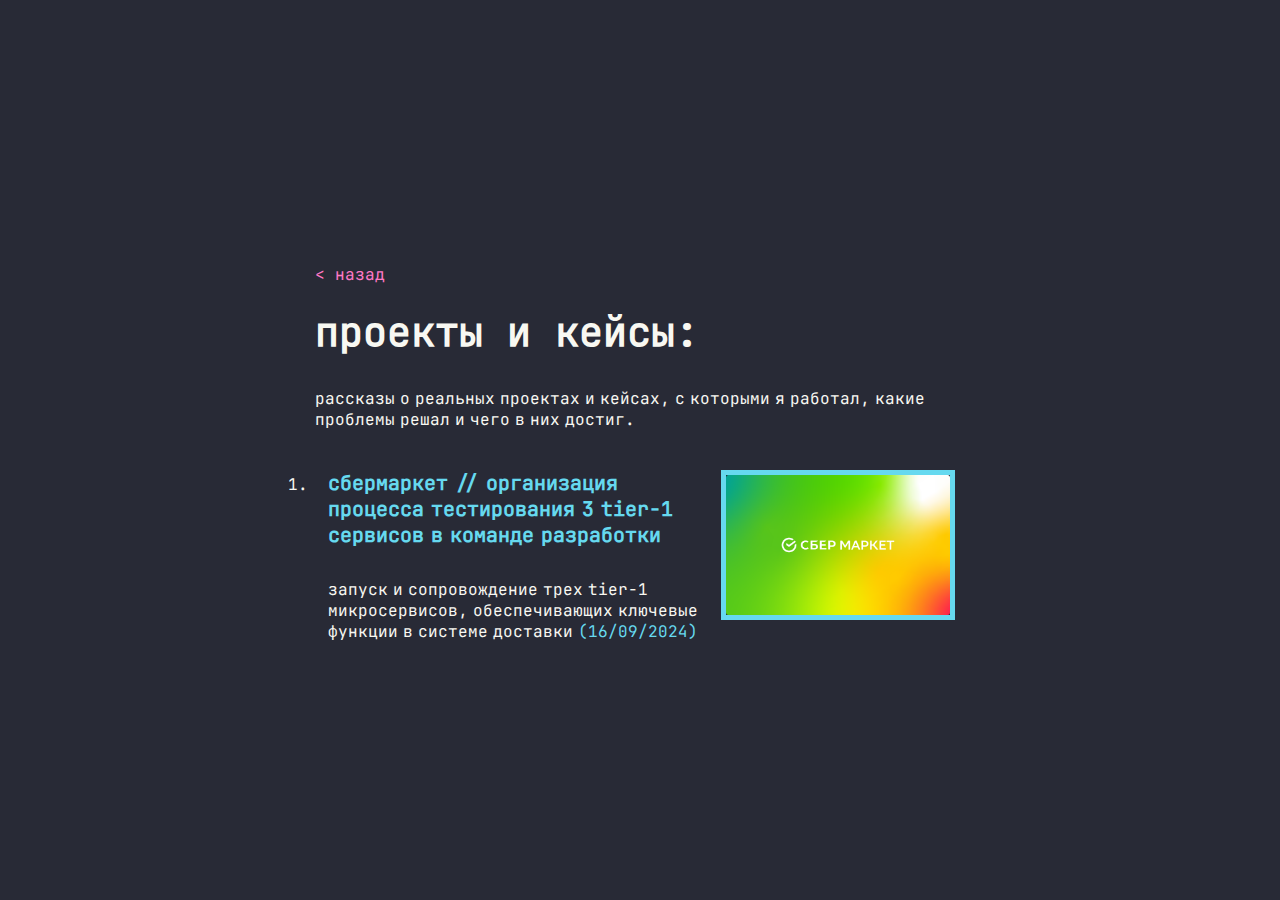
<file: pages/project_cases/projects.html>
<!DOCTYPE html>
<html lang="en">
  <head>
    <meta charset="UTF-8" />
    <meta http-equiv="X-UA-Compatible" content="IE=edge" />
    <meta name="viewport" content="width=device-width, initial-scale=1.0" />
    <meta name="theme-color" content="#FF79C6" />
    <meta name="description" content="qa engineer" />

    <link rel="manifest" href="./src/manifest.webmanifest" />
    <link rel="preload" href="../../public/styles/pages.css" as="style" />
    <link rel="stylesheet" href="../../public/styles/pages.css" />
    <title>yuri starikov</title>
  </head>
  <body>
    <main class="posts">
      <a href="../../index.html" class="link">&lt; назад</a>
      <h1>проекты и кейсы:</h1>
      <p class="description">рассказы о реальных проектах и кейсах, с которыми я работал, какие проблемы решал и чего в них достиг.</p>
      <ol class="list-of-posts">
        <li>
          <section class="post">
              <div>
                <a href="./sbermarket.html" class="link">
                  <p class="post-name">сбермаркет // организация процесса тестирования 3 tier-1 сервисов в команде разработки</p>
                </a>
                <p class="post-description">
                  запуск и сопровождение трех tier-1 микросервисов, обеспечивающих ключевые функции в системе доставки
                  <span class="date">(16/09/2024)</span>
                </p>
              </div>
              <img class="post-preview" src="../../public/styles/images/sbermarket.png" alt="preview">
            </section>
        </li>
      </ol>
    </main>
  </body>
</html>
</file>
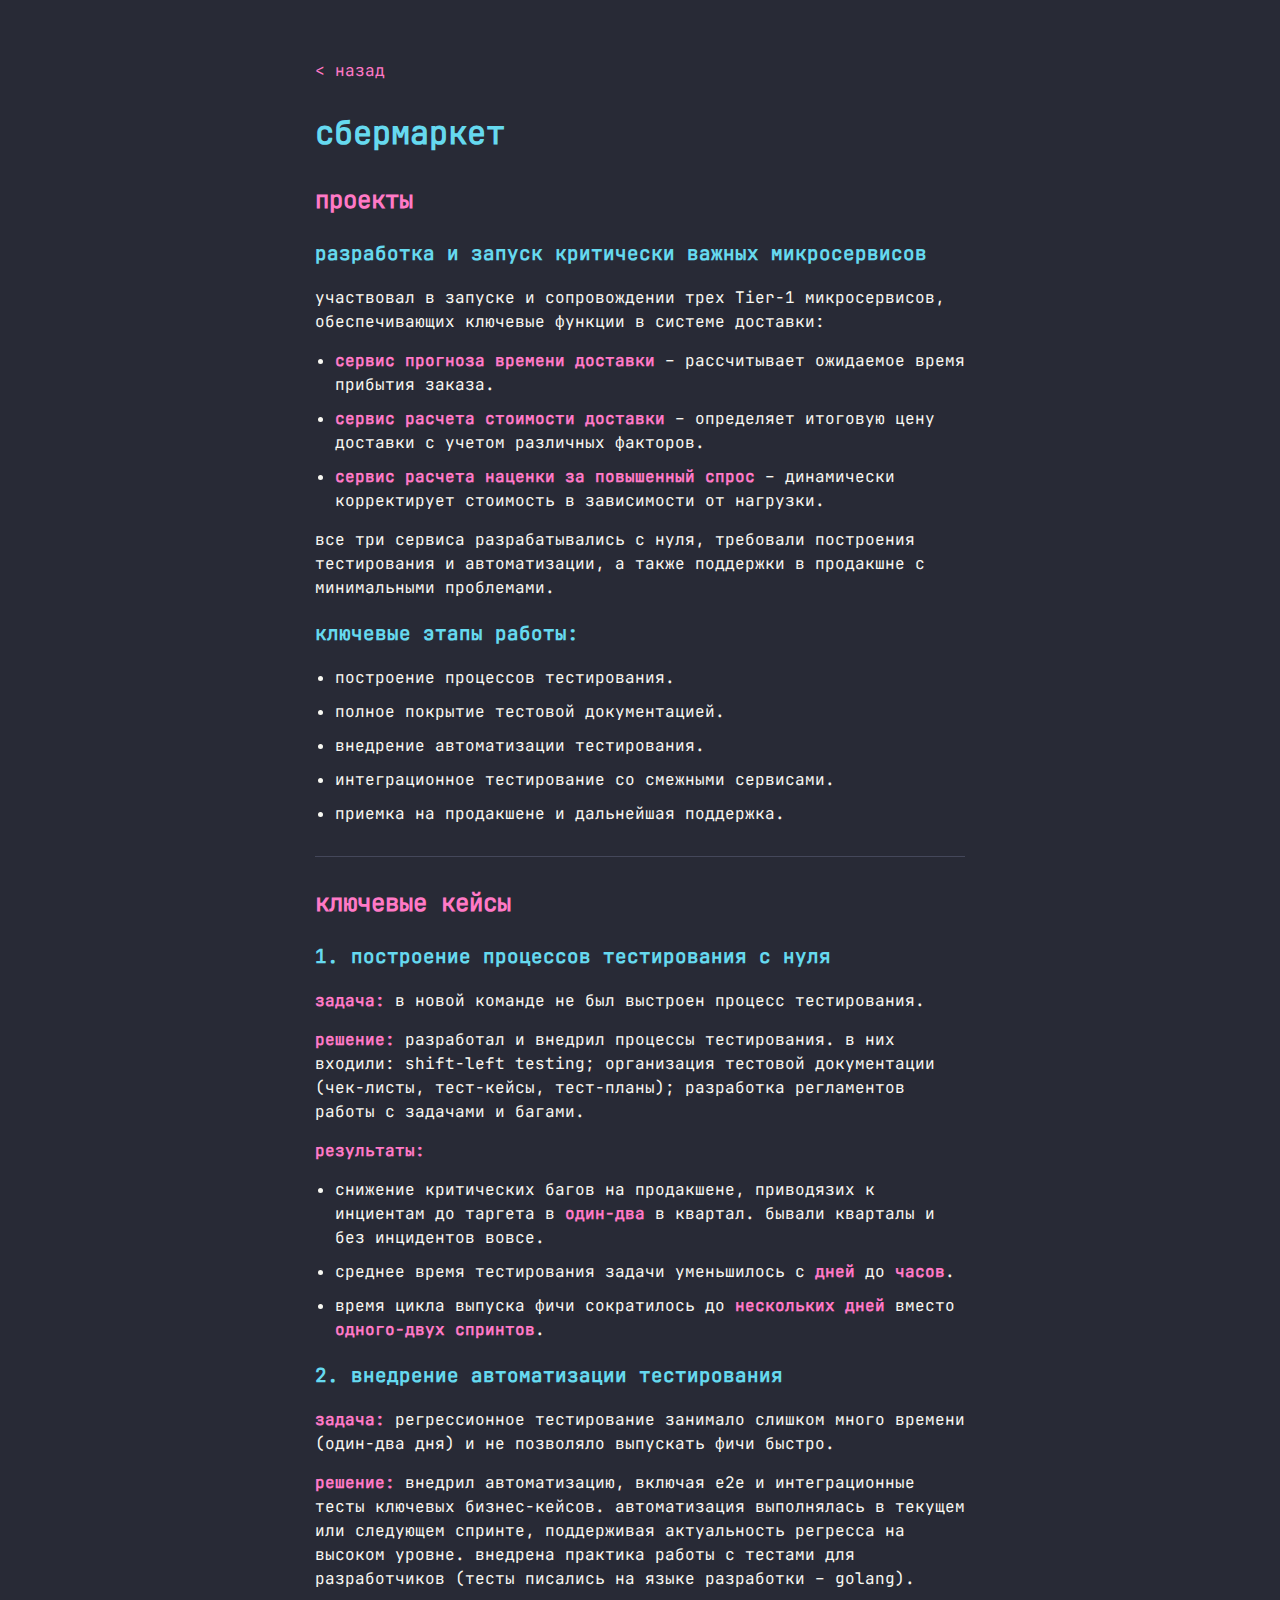
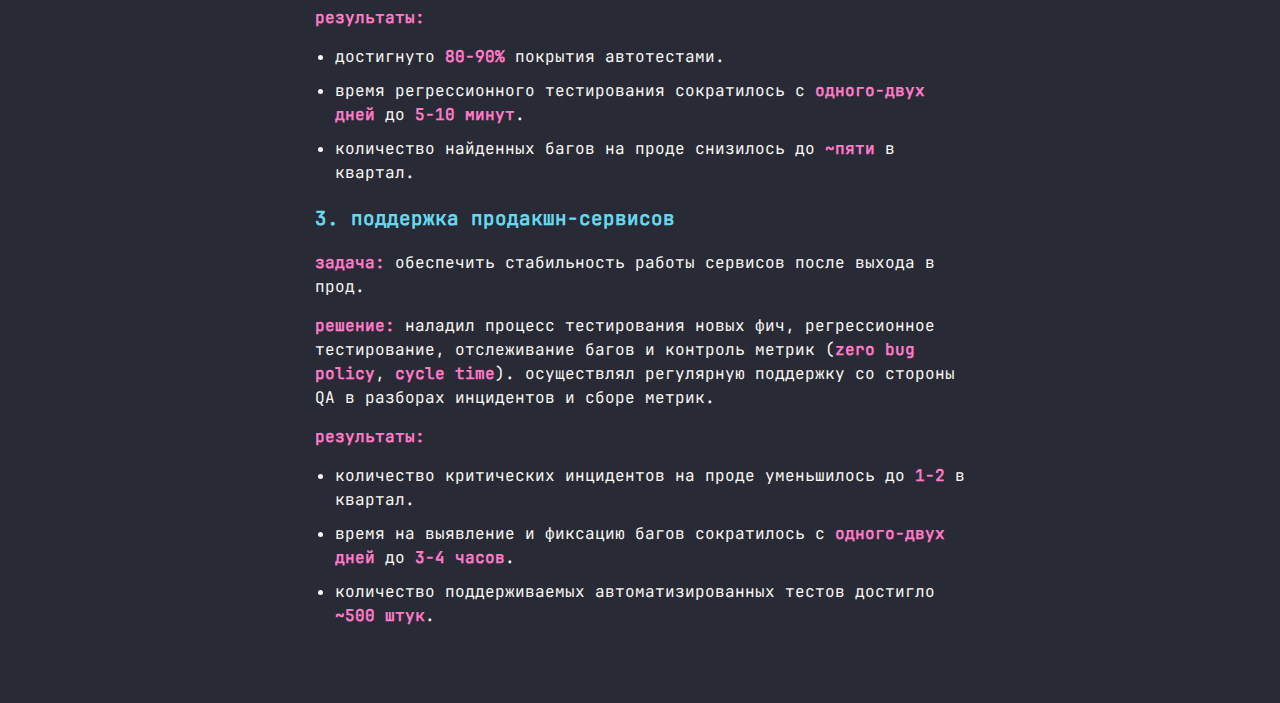
<file: pages/project_cases/sbermarket.html>
<!DOCTYPE html>
<html lang="en">
  <head>
    <meta charset="UTF-8" />
    <meta http-equiv="X-UA-Compatible" content="IE=edge" />
    <meta name="viewport" content="width=device-width, initial-scale=1.0" />
    <meta name="theme-color" content="#FF79C6" />
    <meta name="description" content="qa engineer" />

    <link rel="manifest" href="./src/manifest.webmanifest" />
    <link rel="preload" href="../../public/styles/project.css" as="style" />
    <link rel="stylesheet" href="../../public/styles/project.css" />
    <title>Сбермаркет кейс</title>
  </head>
  <body>
    <main class="posts">
      <a href="./projects.html" class="link">&lt; назад</a>
      
      <section>
          <h2>сбермаркет</h2>

          <h3>проекты</h3>
          <h4>разработка и запуск критически важных микросервисов</h4>
          <p>участвовал в запуске и сопровождении трех Tier-1 микросервисов, обеспечивающих ключевые функции в системе доставки:</p>
          <ul>
              <li><strong>сервис прогноза времени доставки</strong> – рассчитывает ожидаемое время прибытия заказа.</li>
              <li><strong>сервис расчета стоимости доставки</strong> – определяет итоговую цену доставки с учетом различных факторов.</li>
              <li><strong>сервис расчета наценки за повышенный спрос</strong> – динамически корректирует стоимость в зависимости от нагрузки.</li>
          </ul>
          <p>все три сервиса разрабатывались с нуля, требовали построения тестирования и автоматизации, а также поддержки в продакшне с минимальными проблемами.</p>

          <h4>ключевые этапы работы:</h4>
          <ul>
              <li>построение процессов тестирования.</li>
              <li>полное покрытие тестовой документацией.</li>
              <li>внедрение автоматизации тестирования.</li>
              <li>интеграционное тестирование со смежными сервисами.</li>
              <li>приемка на продакшене и дальнейшая поддержка.</li>
          </ul>

          <hr>

          <h3>ключевые кейсы</h3>

          <h4>1. построение процессов тестирования с нуля</h4>
          <p><strong>задача:</strong> в новой команде не был выстроен процесс тестирования.</p>
          <p><strong>решение:</strong> разработал и внедрил процессы тестирования. в них входили: shift-left testing; организация тестовой документации (чек-листы, тест-кейсы, тест-планы); разработка регламентов работы с задачами и багами.</p>
          <p><strong>результаты:</strong></p>
          <ul>
              <li>снижение критических багов на продакшене, приводязих к инциентам до таргета в <strong>один-два</strong> в квартал. бывали кварталы и без инцидентов вовсе.</li>
              <li>среднее время тестирования задачи уменьшилось с <strong>дней</strong> до <strong>часов</strong>.</li>
              <li>время цикла выпуска фичи сократилось до <strong>нескольких дней</strong> вместо <strong>одного-двух спринтов</strong>.</li>
          </ul>

          <h4>2. внедрение автоматизации тестирования</h4>
          <p><strong>задача:</strong> регрессионное тестирование занимало слишком много времени (один-два дня) и не позволяло выпускать фичи быстро.</p>
          <p><strong>решение:</strong> внедрил автоматизацию, включая e2e и интеграционные тесты ключевых бизнес-кейсов. автоматизация выполнялась в текущем или следующем спринте, поддерживая актуальность регресса на высоком уровне. внедрена практика работы с тестами для разработчиков (тесты писались на языке разработки – golang).</p>
          <p><strong>результаты:</strong></p>
          <ul>
              <li>достигнуто <strong>80-90%</strong> покрытия автотестами.</li>
              <li>время регрессионного тестирования сократилось с <strong>одного-двух дней</strong> до <strong>5-10 минут</strong>.</li>
              <li>количество найденных багов на проде снизилось до <strong>~пяти</strong> в квартал.</li>
          </ul>

          <h4>3. поддержка продакшн-сервисов</h4>
          <p><strong>задача:</strong> обеспечить стабильность работы сервисов после выхода в прод.</p>
          <p><strong>решение:</strong> наладил процесс тестирования новых фич, регрессионное тестирование, отслеживание багов и контроль метрик (<strong>zero bug policy</strong>, <strong>cycle time</strong>). осуществлял регулярную поддержку со стороны QA в разборах инцидентов и сборе метрик.</p>
          <p><strong>результаты:</strong></p>
          <ul>
              <li>количество критических инцидентов на проде уменьшилось до <strong>1-2</strong> в квартал.</li>
              <li>время на выявление и фиксацию багов сократилось с <strong>одного-двух дней</strong> до <strong>3-4 часов</strong>.</li>
              <li>количество поддерживаемых автоматизированных тестов достигло <strong>~500 штук</strong>.</li>
          </ul>
      </section>
      
    </main>
  </body>
</html>
</file>
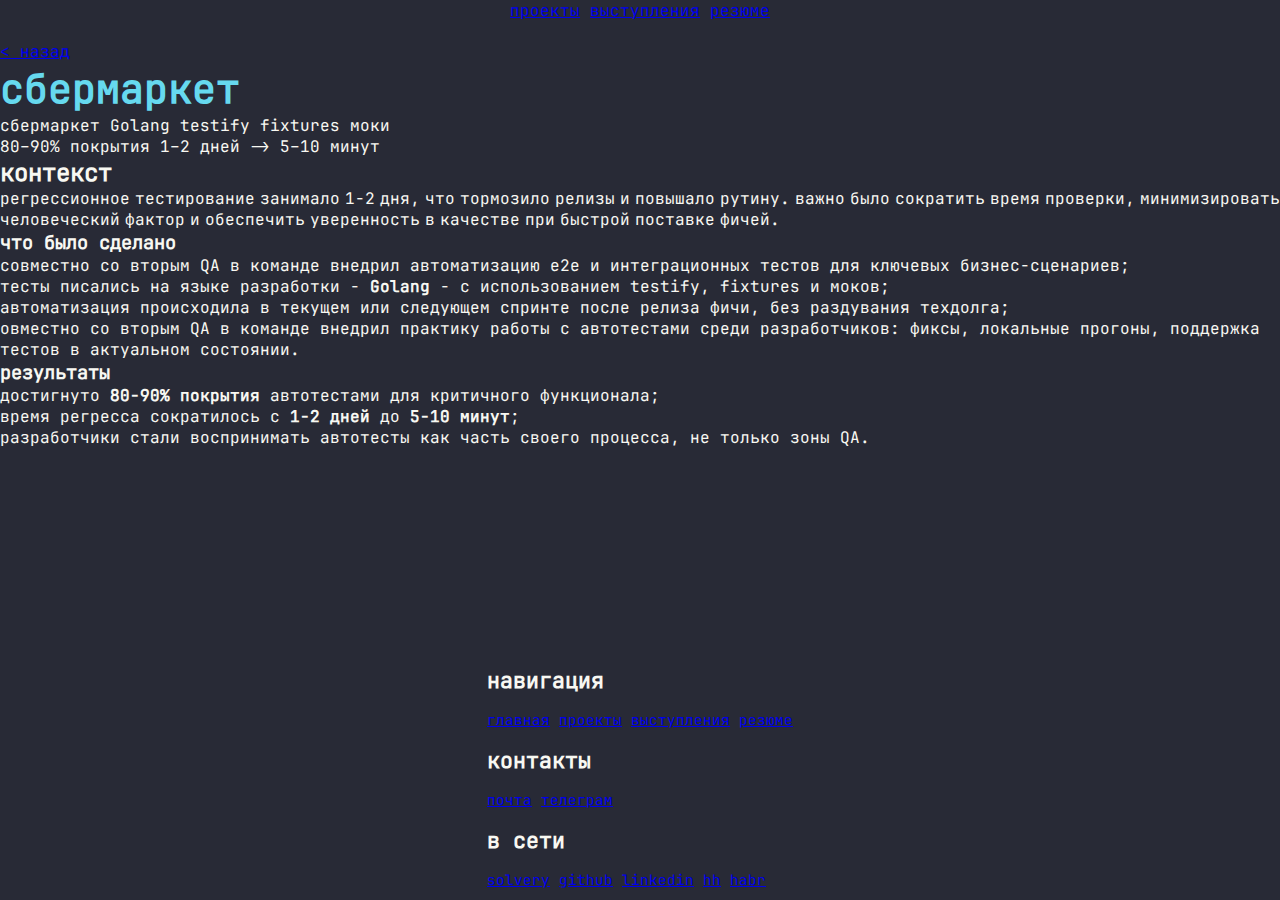
<file: pages/project_cases/sbermarket_automation.html>
<!DOCTYPE html>
<html lang="ru">
  <head>
    <meta charset="UTF-8" />
    <meta http-equiv="X-UA-Compatible" content="IE=edge" />
    <meta name="viewport" content="width=device-width, initial-scale=1.0" />
    <meta name="theme-color" content="#ffffff" />
    <meta name="description" content="qa engineer" />

    <link rel="manifest" href="/src/manifest.webmanifest" />
    <link rel="preload" href="/public/styles/main.css" as="style" />
    <link rel="stylesheet" href="/public/styles/main.css" />
    <title>sbermarket</title>
  </head>
  <body>
    <header class="c-header">
      <div class="c-header__inner l-container">
        <nav class="c-nav" aria-label="главная навигация">
          <a class="c-nav__link" href="/pages/project_cases/projects.html">проекты</a>
          <a class="c-nav__link" href="/pages/public_talks/public_talks.html">выступления</a>
          <a class="c-nav__link" href="/pages/cv/cv_starikov_yuri.md" download>резюме</a>
        </nav>
      </div>
    </header>

    <main class="c-main l-container p-case">
      <section class="c-section l-stack l-stack--md">
        <a href="/pages/project_cases/projects.html" class="c-section-header__action">&lt; назад</a>

        <article class="c-card c-card--case-header l-stack l-stack--sm">
          <h1>сбермаркет</h1>
          <div class="c-badge-row">
            <span class="c-badge">сбермаркет</span>
            <span class="c-badge c-badge--muted">Golang</span>
            <span class="c-badge c-badge--muted">testify</span>
            <span class="c-badge c-badge--muted">fixtures</span>
            <span class="c-badge c-badge--muted">моки</span>
          </div>
          <div class="c-badge-row">
            <span class="c-badge c-badge--accent">80–90% покрытия</span>
            <span class="c-badge c-badge--accent">1–2 дней -> 5–10 минут</span>
          </div>
        </article>

        <article class="p-case__content l-stack l-stack--md">
          <section>
            <h2>контекст</h2>
            <p>регрессионное тестирование занимало 1-2 дня, что тормозило релизы и повышало рутину. важно было сократить время проверки, минимизировать человеческий фактор и обеспечить уверенность в качестве при быстрой поставке фичей.</p>
          </section>

          <section>
            <h3>что было сделано</h3>
            <ul>
              <li>совместно со вторым QA в команде внедрил автоматизацию e2e и интеграционных тестов для ключевых бизнес-сценариев;</li>
              <li>тесты писались на языке разработки - <strong>Golang</strong> - с использованием testify, fixtures и моков;</li>
              <li>автоматизация происходила в текущем или следующем спринте после релиза фичи, без раздувания техдолга;</li>
              <li>овместно со вторым QA в команде внедрил практику работы с автотестами среди разработчиков: фиксы, локальные прогоны, поддержка тестов в актуальном состоянии.</li>
            </ul>
          </section>

          <section>
            <h3>результаты</h3>
            <ul>
              <li>достигнуто <strong>80-90% покрытия</strong> автотестами для критичного функционала;</li>
              <li>время регресса сократилось с <strong>1-2 дней</strong> до <strong>5-10 минут</strong>;</li>
              <li>разработчики стали воспринимать автотесты как часть своего процесса, не только зоны QA.</li>
            </ul>
          </section>
        </article>
      </section>
    </main>

    <footer class="c-footer">
      <div class="c-footer__inner l-container">
        <div class="c-footer__grid">
          <section class="c-footer__col">
            <h2 class="c-footer__title">навигация</h2>
            <a class="c-footer__link" href="/">главная</a>
            <a class="c-footer__link" href="/pages/project_cases/projects.html">проекты</a>
            <a class="c-footer__link" href="/pages/public_talks/public_talks.html">выступления</a>
            <a class="c-footer__link" href="/pages/cv/cv_starikov_yuri.md" download>резюме</a>
          </section>
          <section class="c-footer__col">
            <h2 class="c-footer__title">контакты</h2>
            <a class="c-footer__link" href="mailto:yuristarikov95@gmail.com">почта</a>
            <a class="c-footer__link" href="https://t.me/yuristarikov" target="_blank" rel="noopener">телеграм</a>
          </section>
          <section class="c-footer__col">
            <h2 class="c-footer__title">в сети</h2>
            <a class="c-footer__link" href="https://solvery.io/ru/mentor/yuristarikov" target="_blank" rel="noopener">solvery</a>
            <a class="c-footer__link" href="https://github.com/yuristarikov" target="_blank" rel="noopener">github</a>
            <a class="c-footer__link" href="https://www.linkedin.com/in/yuristarikov/" target="_blank" rel="noopener">linkedin</a>
            <a class="c-footer__link" href="https://hh.ru/resume/756e5e0fff05bcca490039ed1f626842494479" target="_blank" rel="noopener">hh</a>
            <a class="c-footer__link" href="https://career.habr.com/yuristarikov" target="_blank" rel="noopener">habr</a>
          </section>
        </div>
      </div>
    </footer>
  </body>
</html>
</file>
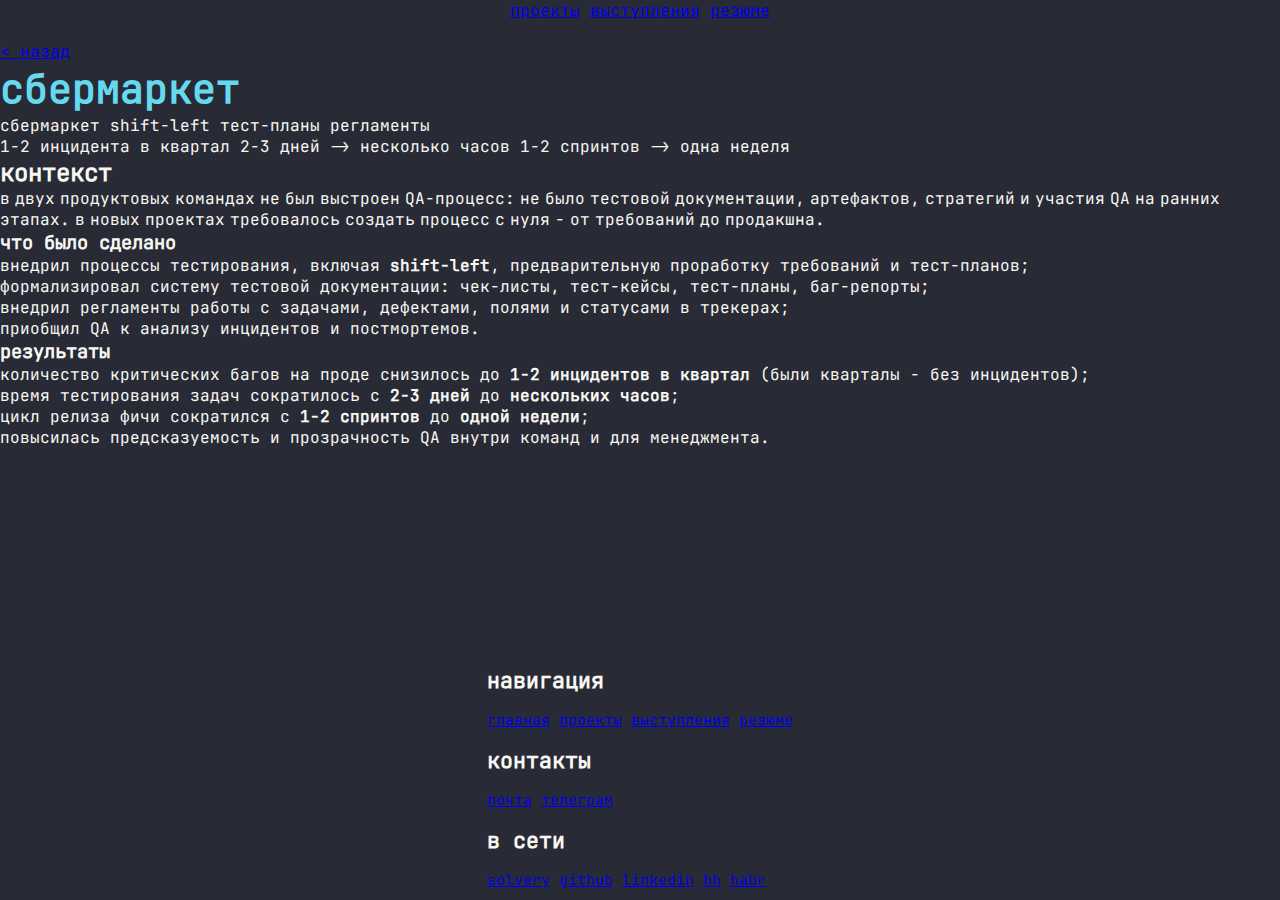
<file: pages/project_cases/sbermarket_process.html>
<!DOCTYPE html>
<html lang="ru">
  <head>
    <meta charset="UTF-8" />
    <meta http-equiv="X-UA-Compatible" content="IE=edge" />
    <meta name="viewport" content="width=device-width, initial-scale=1.0" />
    <meta name="theme-color" content="#ffffff" />
    <meta name="description" content="qa engineer" />

    <link rel="manifest" href="/src/manifest.webmanifest" />
    <link rel="preload" href="/public/styles/main.css?v=20260327-ui-fix-2" as="style" />
    <link rel="stylesheet" href="/public/styles/main.css?v=20260327-ui-fix-2" />
    <title>sbermarket</title>
  </head>
  <body>
    <header class="c-header">
      <div class="c-header__inner l-container">
        <nav class="c-nav" aria-label="главная навигация">
          <a class="c-nav__link" href="/pages/project_cases/projects.html">проекты</a>
          <a class="c-nav__link" href="/pages/public_talks/public_talks.html">выступления</a>
          <a class="c-nav__link" href="/pages/cv/">резюме</a>
        </nav>
      </div>
    </header>

    <main class="c-main l-container p-case">
      <section class="c-section l-stack l-stack--md">
        <a href="/pages/project_cases/projects.html" class="c-section-header__action">&lt; назад</a>

        <article class="c-card c-card--case-header l-stack l-stack--sm">
          <h1>сбермаркет</h1>
          <div class="c-badge-row">
            <span class="c-badge">сбермаркет</span>
            <span class="c-badge c-badge--muted">shift-left</span>
            <span class="c-badge c-badge--muted">тест-планы</span>
            <span class="c-badge c-badge--muted">регламенты</span>
          </div>
          <div class="c-badge-row">
            <span class="c-badge c-badge--accent">1-2 инцидента в квартал</span>
            <span class="c-badge c-badge--accent">2-3 дней -> несколько часов</span>
            <span class="c-badge c-badge--accent">1-2 спринтов -> одна неделя</span>
          </div>
        </article>

        <article class="p-case__content l-stack l-stack--md">
          <section>
            <h2>контекст</h2>
            <p>в двух продуктовых командах не был выстроен QA-процесс: не было тестовой документации, артефактов, стратегий и участия QA на ранних этапах. в новых проектах требовалось создать процесс с нуля - от требований до продакшна.</p>
          </section>

          <section>
            <h3>что было сделано</h3>
            <ul>
              <li>внедрил процессы тестирования, включая <strong>shift-left</strong>, предварительную проработку требований и тест-планов;</li>
              <li>формализировал систему тестовой документации: чек-листы, тест-кейсы, тест-планы, баг-репорты;</li>
              <li>внедрил регламенты работы с задачами, дефектами, полями и статусами в трекерах;</li>
              <li>приобщил QA к анализу инцидентов и постмортемов.</li>
            </ul>
          </section>

          <section>
            <h3>результаты</h3>
            <ul>
              <li>количество критических багов на проде снизилось до <strong>1-2 инцидентов в квартал</strong> (были кварталы - без инцидентов);</li>
              <li>время тестирования задач сократилось с <strong>2-3 дней</strong> до <strong>нескольких часов</strong>;</li>
              <li>цикл релиза фичи сократился с <strong>1-2 спринтов</strong> до <strong>одной недели</strong>;</li>
              <li>повысилась предсказуемость и прозрачность QA внутри команд и для менеджмента.</li>
            </ul>
          </section>
        </article>
      </section>
    </main>

    <footer class="c-footer">
      <div class="c-footer__inner l-container">
        <div class="c-footer__grid">
          <section class="c-footer__col">
            <h2 class="c-footer__title">навигация</h2>
            <a class="c-footer__link" href="/">главная</a>
            <a class="c-footer__link" href="/pages/project_cases/projects.html">проекты</a>
            <a class="c-footer__link" href="/pages/public_talks/public_talks.html">выступления</a>
            <a class="c-footer__link" href="/pages/cv/">резюме</a>
          </section>
          <section class="c-footer__col">
            <h2 class="c-footer__title">контакты</h2>
            <a class="c-footer__link" href="mailto:yuristarikov95@gmail.com">почта</a>
            <a class="c-footer__link" href="https://t.me/yuristarikov" target="_blank" rel="noopener">телеграм</a>
          </section>
          <section class="c-footer__col">
            <h2 class="c-footer__title">в сети</h2>
            <a class="c-footer__link" href="https://solvery.io/ru/mentor/yuristarikov" target="_blank" rel="noopener">solvery</a>
            <a class="c-footer__link" href="https://github.com/yuristarikov" target="_blank" rel="noopener">github</a>
            <a class="c-footer__link" href="https://www.linkedin.com/in/yuristarikov/" target="_blank" rel="noopener">linkedin</a>
            <a class="c-footer__link" href="https://hh.ru/resume/756e5e0fff05bcca490039ed1f626842494479" target="_blank" rel="noopener">hh</a>
            <a class="c-footer__link" href="https://career.habr.com/yuristarikov" target="_blank" rel="noopener">habr</a>
          </section>
        </div>
      </div>
    </footer>
  </body>
</html>
</file>
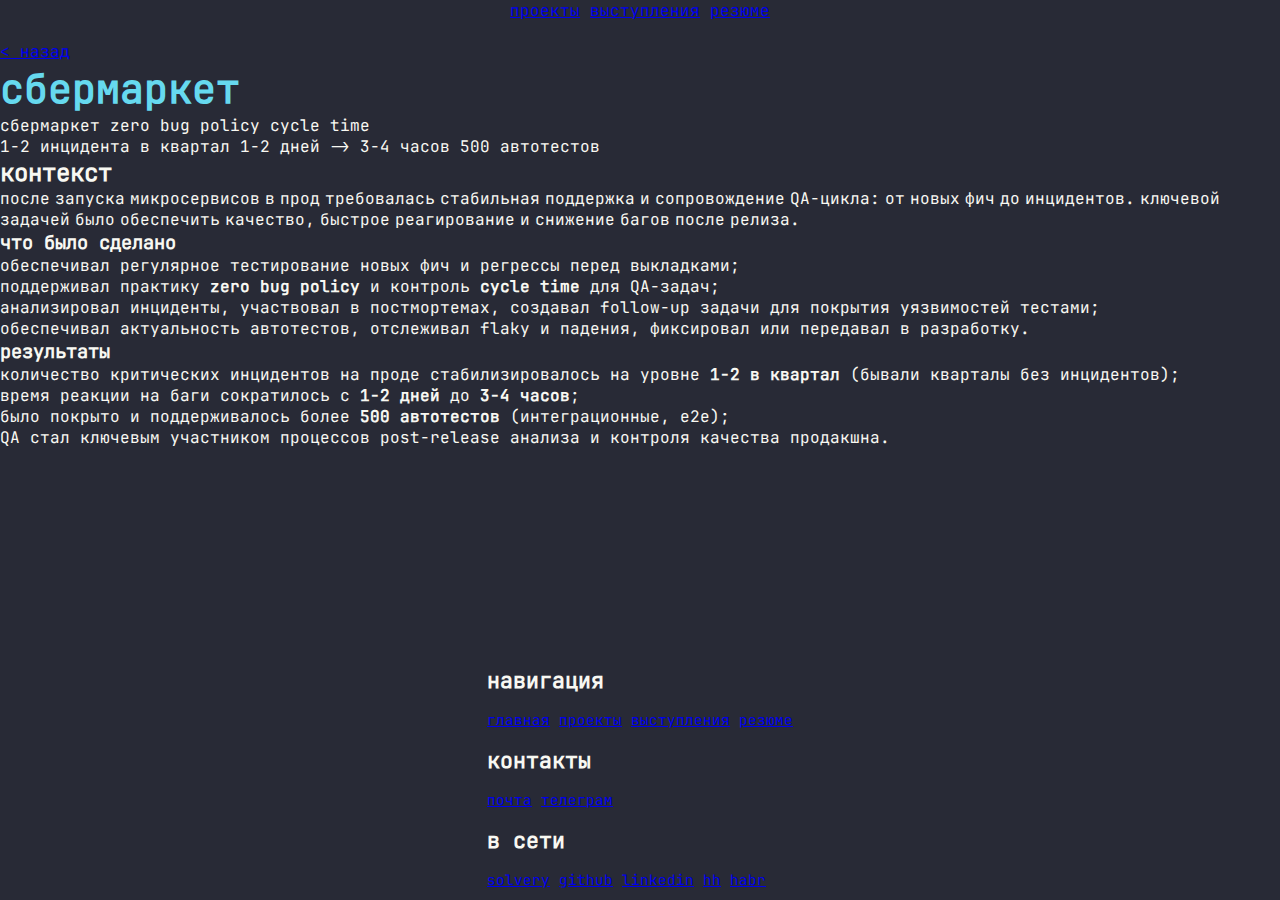
<file: pages/project_cases/sbermarket_production.html>
<!DOCTYPE html>
<html lang="ru">
  <head>
    <meta charset="UTF-8" />
    <meta http-equiv="X-UA-Compatible" content="IE=edge" />
    <meta name="viewport" content="width=device-width, initial-scale=1.0" />
    <meta name="theme-color" content="#ffffff" />
    <meta name="description" content="qa engineer" />

    <link rel="manifest" href="/src/manifest.webmanifest" />
    <link rel="preload" href="/public/styles/main.css" as="style" />
    <link rel="stylesheet" href="/public/styles/main.css" />
    <title>sbermarket</title>
  </head>
  <body>
    <header class="c-header">
      <div class="c-header__inner l-container">
        <nav class="c-nav" aria-label="главная навигация">
          <a class="c-nav__link" href="/pages/project_cases/projects.html">проекты</a>
          <a class="c-nav__link" href="/pages/public_talks/public_talks.html">выступления</a>
          <a class="c-nav__link" href="/pages/cv/cv_starikov_yuri.md" download>резюме</a>
        </nav>
      </div>
    </header>

    <main class="c-main l-container p-case">
      <section class="c-section l-stack l-stack--md">
        <a href="/pages/project_cases/projects.html" class="c-section-header__action">&lt; назад</a>

        <article class="c-card c-card--case-header l-stack l-stack--sm">
          <h1>сбермаркет</h1>
          <div class="c-badge-row">
            <span class="c-badge">сбермаркет</span>
            <span class="c-badge c-badge--muted">zero bug policy</span>
            <span class="c-badge c-badge--muted">cycle time</span>
          </div>
          <div class="c-badge-row">
            <span class="c-badge c-badge--accent">1-2 инцидента в квартал</span>
            <span class="c-badge c-badge--accent">1-2 дней -> 3-4 часов</span>
            <span class="c-badge c-badge--accent">500 автотестов</span>
          </div>
        </article>

        <article class="p-case__content l-stack l-stack--md">
          <section>
            <h2>контекст</h2>
            <p>после запуска микросервисов в прод требовалась стабильная поддержка и сопровождение QA-цикла: от новых фич до инцидентов. ключевой задачей было обеспечить качество, быстрое реагирование и снижение багов после релиза.</p>
          </section>

          <section>
            <h3>что было сделано</h3>
            <ul>
              <li>обеспечивал регулярное тестирование новых фич и регрессы перед выкладками;</li>
              <li>поддерживал практику <strong>zero bug policy</strong> и контроль <strong>cycle time</strong> для QA-задач;</li>
              <li>анализировал инциденты, участвовал в постмортемах, создавал follow-up задачи для покрытия уязвимостей тестами;</li>
              <li>обеспечивал актуальность автотестов, отслеживал flaky и падения, фиксировал или передавал в разработку.</li>
            </ul>
          </section>

          <section>
            <h3>результаты</h3>
            <ul>
              <li>количество критических инцидентов на проде стабилизировалось на уровне <strong>1-2 в квартал</strong> (бывали кварталы без инцидентов);</li>
              <li>время реакции на баги сократилось с <strong>1-2 дней</strong> до <strong>3-4 часов</strong>;</li>
              <li>было покрыто и поддерживалось более <strong>500 автотестов</strong> (интеграционные, e2e);</li>
              <li>QA стал ключевым участником процессов post-release анализа и контроля качества продакшна.</li>
            </ul>
          </section>
        </article>
      </section>
    </main>

    <footer class="c-footer">
      <div class="c-footer__inner l-container">
        <div class="c-footer__grid">
          <section class="c-footer__col">
            <h2 class="c-footer__title">навигация</h2>
            <a class="c-footer__link" href="/">главная</a>
            <a class="c-footer__link" href="/pages/project_cases/projects.html">проекты</a>
            <a class="c-footer__link" href="/pages/public_talks/public_talks.html">выступления</a>
            <a class="c-footer__link" href="/pages/cv/cv_starikov_yuri.md" download>резюме</a>
          </section>
          <section class="c-footer__col">
            <h2 class="c-footer__title">контакты</h2>
            <a class="c-footer__link" href="mailto:yuristarikov95@gmail.com">почта</a>
            <a class="c-footer__link" href="https://t.me/yuristarikov" target="_blank" rel="noopener">телеграм</a>
          </section>
          <section class="c-footer__col">
            <h2 class="c-footer__title">в сети</h2>
            <a class="c-footer__link" href="https://solvery.io/ru/mentor/yuristarikov" target="_blank" rel="noopener">solvery</a>
            <a class="c-footer__link" href="https://github.com/yuristarikov" target="_blank" rel="noopener">github</a>
            <a class="c-footer__link" href="https://www.linkedin.com/in/yuristarikov/" target="_blank" rel="noopener">linkedin</a>
            <a class="c-footer__link" href="https://hh.ru/resume/756e5e0fff05bcca490039ed1f626842494479" target="_blank" rel="noopener">hh</a>
            <a class="c-footer__link" href="https://career.habr.com/yuristarikov" target="_blank" rel="noopener">habr</a>
          </section>
        </div>
      </div>
    </footer>
  </body>
</html>
</file>
<file: public/styles/main.css>
@font-face {
    font-family: 'JetBrains';
    src: url('./fonts/JetBrainsMono-Regular.otf') format('truetype');
    font-weight: normal;
    font-style: normal;
  }

* {
    box-sizing: border-box;
    margin: 0;
    padding: 0;
}

body {
    height: 100vh;
    width: auto;
    background-color: #282A36;
    color: #F8F8F2;
    font-family: JetBrains, sans-serif;
    display: flex;
    flex-direction: column;
    justify-content: center;
    align-items: center;
    transition: all 0.5s;
}

.content {
    display: flex;
}

.info {
    width: 60%;
    padding: 10px 50px;
    display: flex;
    flex-direction: column;
}

header {
    margin-bottom: 20px;
}

main {
    flex-grow: 1;
}

h1 {
    font-size: 2.5em;
    color: #66D9EF;
}

p {
    font-size: 1em;
    color: #F8F8F2;
    word-spacing: -5px;
}

.link {
    color: #FF79C6;
    text-decoration: none;
    margin-right: 2px;
}

.link:hover {
    color: #FF79C6;
    text-decoration: underline;
}

.link:visited {
    color: #FF79C6;
}

footer {
    margin: 100px 0 0 0;
    line-height: 40px;
    font-size: 0.9em;
}

.main-paragraph {
    margin-bottom: 20px;
}

@media (max-width: 430px) {
    .gif {
        display: none; 
    }
    .info {
        padding: 20px; 
        width: 100%;
    }
}
</file>
<file: public/styles/post.css>
@font-face {
    font-family: 'JetBrains';
    src: url('./fonts/JetBrainsMono-Regular.otf') format('truetype');
    font-weight: normal;
    font-style: normal;
  }

* {
    box-sizing: border-box;
    margin: 0;
    padding: 0;
}

body {
    height: auto;
    min-height: 100vh;
    width: auto;
    background-color: #282A36;
    color: #F8F8F2;
    font-family: JetBrains, sans-serif;
    display: flex;
    flex-direction: column;
    justify-content: center;
    align-items: center;
    transition: all 0.5s;
    padding-top: 100px;
}

@media screen and (max-width: 770px) {
    .post-preview{
        display: none;
    }

    .posts {
        width: 550px;
    }
}

@media (max-width: 770px) {
    .content {
        width: 90%; 
        padding: 0 10px;
    }

    h1 {
        font-size: 2em;
    }

    p {
        font-size: 0.9em;
        width: 100%;
        text-align: left;
        word-spacing: -20px;
    }

    .subtitle {
        font-size: 1.3em; 
        text-align: left;
    }

    .my-image-class {
        max-width: 100%;
    }
}

h1 {
    margin-top: 20px;
    margin-bottom: 30px;
    font-size: 2.5em;
    text-align: left;
}

.description {
    margin-bottom: 30px;
}

p {
    width: 100%;
    max-width: 750px;
    font-size: 1em;
    color: #F8F8F2;
    word-spacing: -5px;
    margin-bottom: 20px;
    text-align: justify;
}

.link {
    color: #66D9EF;
    text-decoration: none;
    margin-right: 2px;
}

.link:hover {
    color: #66D9EF;
    text-decoration: underline;
}

.link:visited {
    color: #66D9EF;
}

@media (max-width: 430px) {
    .posts {
        width: 100%;
        padding: 10px;
    }

    .post-preview {
        height: auto;
    }

    .list-of-posts {
        margin-left: 0;
    }
}

.highlight {
    color: #FF79C6;
    border-left: 10px solid #66D9EF;
    padding: 10px;
    margin-bottom: 20px;
}

.subtitle {
    font-size: 1.5em;
    color: #FF79C6;
    margin-top: 20px;
    margin-bottom: 20px;
    text-align: left;
    width: 100%;
    max-width: 750px;
}

.my-image-class {
    display: block;
    margin: 20px auto;
    max-width: 75%;
    height: auto;
}

.image-caption {
    text-align: center;
    font-size: 0.75em;
    color: #66D9EF;
    margin-top: 1px;
    margin-bottom: 20px;
}
</file>
<file: public/styles/pages.css>
@font-face {
    font-family: 'JetBrains';
    src: url('./fonts/JetBrainsMono-Regular.otf') format('truetype');
    font-weight: normal;
    font-style: normal;
  }

* {
    box-sizing: border-box;
    margin: 0;
    padding: 0;
}

body {
    height: 100vh;
    width: auto;
    background-color: #282A36;
    color: #F8F8F2;
    font-family: JetBrains, sans-serif;
    display: flex;
    flex-direction: column;
    justify-content: center;
    align-items: center;
    transition: all 0.5s;
}

.post {
    display: flex;
    flex-direction: row;
    justify-content: space-between;
    gap: 15px;
    margin: 0;
    padding: 10px;
}

.post-preview {
    height: 150px;
    border: 5px solid #66D9EF
}

@media screen and (max-width: 770px) {
    .post-preview{
        display: none;
    }

    .posts {
        width: 550px;
    }
}

.posts {
    width: 750px;
    padding: 10px 50px;
    display: flex;
    flex-direction: column;
    margin-top: 15vh;
}

.list-of-posts {
    margin: 0;
    padding: 0;
}

.list-of-posts li {
    margin-bottom: 1px;
}

.list-of-posts li:last-child {
    margin-bottom: 100px;
}

.list-of-posts {
    margin-left: 3px;
}

.post-name {
    font-size: 20px;
    font-weight: 600;
    color: #66D9EF;
}

.post-description {
    margin-top: 10px;
    margin-bottom: 20px;
}

.post-from {
    font-size: 13px;
    margin-left: 20px;
    align-self: center;
}

.post-info {
    display: flex;
    flex-direction: row;
}

.post-slides {
    align-self: center;
}

.date {
    color: #66D9EF;
    margin-top: 10px;
}

h1 {
    margin-top: 20px;
    margin-bottom: 30px;
    font-size: 2.5em;
}

.description {
    margin-bottom: 30px;
}

p {
    font-size: 1em;
    color: #F8F8F2;
    word-spacing: -5px;
}

::-webkit-scrollbar {
    width: 8px;
    background-color: #FF79C6;
    border-radius: 5px;
}

::-webkit-scrollbar-thumb {
    background: #66D9EF;
    border-radius: 5px;
}

.link {
    color: #FF79C6;
    text-decoration: none;
    margin-right: 2px;
}

.link:hover {
    color: #FF79C6;
    text-decoration: underline;
}

.link:visited {
    color: #FF79C6;
}

@media (max-width: 430px) {
    .posts {
        width: 100%;
        padding: 10px;
    }

    .post-preview {
        height: auto;
    }

    .list-of-posts {
        margin-left: 0;
    }
}
</file>
<file: public/styles/project.css>
@font-face {
    font-family: 'JetBrains';
    src: url('./fonts/JetBrainsMono-Regular.otf') format('truetype');
    font-weight: normal;
    font-style: normal;
}

* {
    box-sizing: border-box;
    margin: 0;
    padding: 0;
}

body {
    min-height: 100vh;
    width: auto;
    background-color: #282A36;
    color: #F8F8F2;
    font-family: JetBrains, sans-serif;
    display: flex;
    flex-direction: column;
    align-items: center;
    transition: all 0.5s;
    overflow-y: auto;
}

.posts {
    width: 750px;
    padding: 10px 50px;
    display: flex;
    flex-direction: column;
    margin: 50px 0;
}

.link {
    color: #FF79C6;
    text-decoration: none;
    margin-right: 2px;
}

.link:hover {
    color: #FF79C6;
    text-decoration: underline;
}

.link:visited {
    color: #FF79C6;
}

/* Новые стили специально для sbermarket.html */
h2 {
    color: #66D9EF;
    margin: 30px 0;
    font-size: 2em;
}

h3 {
    color: #FF79C6;
    margin: 25px 0;
    font-size: 1.5em;
}

h4 {
    color: #66D9EF;
    margin: 20px 0;
    font-size: 1.2em;
}

p {
    margin: 15px 0;
    line-height: 1.5;
    color: #F8F8F2;
}

ul {
    margin: 15px 0;
    padding-left: 20px;
}

li {
    margin: 10px 0;
    line-height: 1.5;
}

strong {
    color: #FF79C6;
}

hr {
    margin: 30px 0;
    border: none;
    border-top: 1px solid #44475A;
}

@media (max-width: 770px) {
    .posts {
        width: 550px;
    }
}

@media (max-width: 430px) {
    .posts {
        width: 100%;
        padding: 10px 20px;
    }
}
</file>
